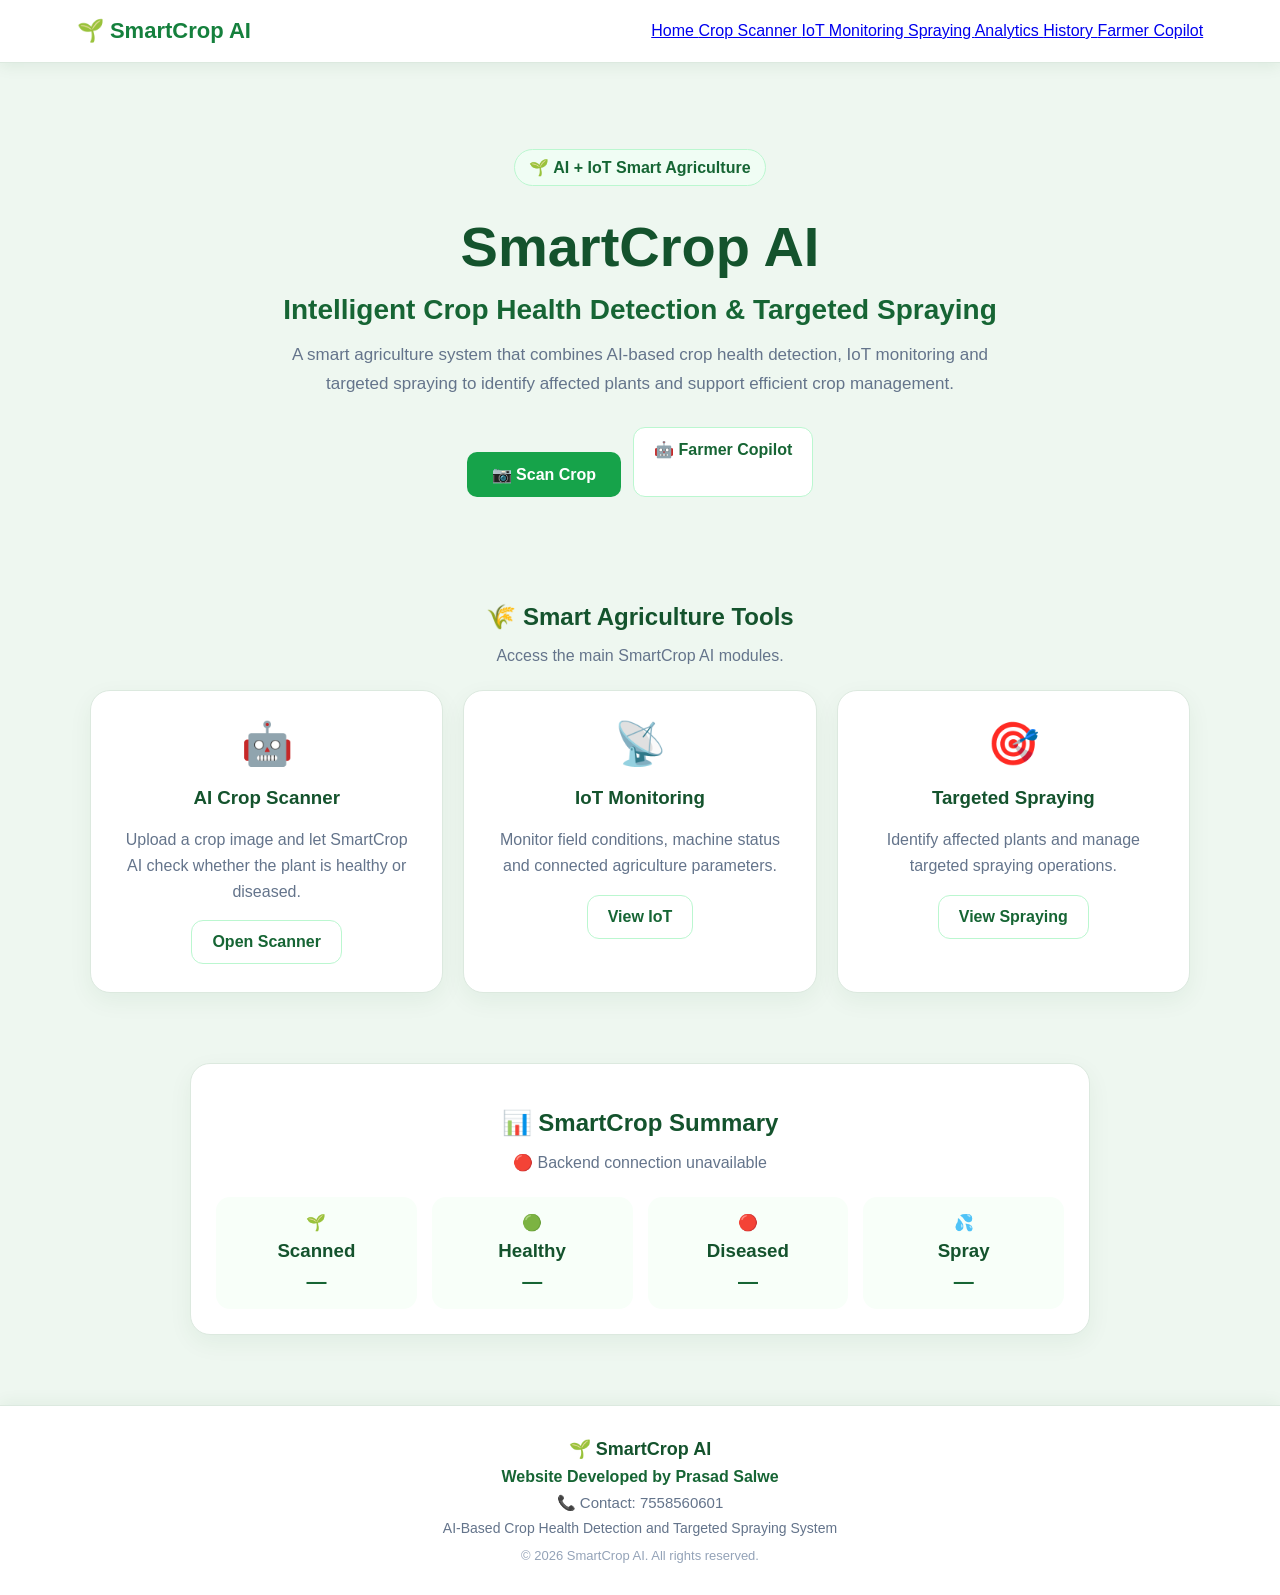
<file: index.html>
<!DOCTYPE html>
<html>

<head>

    <title>SmartCrop AI</title>

    <link rel="stylesheet" href="style.css">

    <style>

        .home-hero {
            min-height: 520px;
            display: flex;
            align-items: center;
            justify-content: center;
            text-align: center;
            padding: 40px 20px;
        }

        .home-content {
            max-width: 850px;
        }

        .home-badge {
            display: inline-block;
            padding: 8px 14px;
            border-radius: 20px;
            background: #f0fdf4;
            border: 1px solid #bbf7d0;
            color: #166534;
            font-weight: bold;
            margin-bottom: 18px;
        }

        .home-content h1 {
            font-size: 56px;
            margin: 10px 0;
            color: #14532d;
        }

        .home-content h2 {
            font-size: 28px;
            margin: 15px 0;
            color: #166534;
        }

        .home-content p {
            max-width: 700px;
            margin: 0 auto 28px;
            color: #64748b;
            font-size: 17px;
            line-height: 1.7;
        }

        .home-actions {
            display: flex;
            justify-content: center;
            flex-wrap: wrap;
            gap: 12px;
        }

        .secondary-button {
            display: inline-block;
            padding: 12px 20px;
            border-radius: 12px;
            text-decoration: none;
            background: white;
            color: #166534;
            border: 1px solid #bbf7d0;
            font-weight: bold;
        }

        .secondary-button:hover {
            background: #f0fdf4;
        }

        .quick-section {
            width: 90%;
            max-width: 1100px;
            margin: 0 auto 70px;
        }

        .section-title {
            text-align: center;
            margin-bottom: 25px;
        }

        .section-title h2 {
            color: #14532d;
            margin-bottom: 8px;
        }

        .section-title p {
            color: #64748b;
        }

        .quick-cards {
            display: grid;
            grid-template-columns: repeat(3, 1fr);
            gap: 20px;
        }

        .quick-card {
            background: white;
            border: 1px solid #dce9df;
            border-radius: 20px;
            padding: 28px;
            text-align: center;
            box-shadow: 0 8px 25px rgba(0, 80, 30, 0.06);
        }

        .quick-icon {
            font-size: 42px;
            margin-bottom: 10px;
        }

        .quick-card h3 {
            color: #14532d;
        }

        .quick-card p {
            color: #64748b;
            line-height: 1.6;
        }

        .status-panel {
            width: 90%;
            max-width: 900px;
            margin: 0 auto 70px;
            background: white;
            border: 1px solid #dce9df;
            border-radius: 20px;
            padding: 25px;
            box-shadow: 0 8px 25px rgba(0, 80, 30, 0.06);
        }

        .status-grid {
            display: grid;
            grid-template-columns: repeat(4, 1fr);
            gap: 15px;
            margin-top: 20px;
        }

        .status-item {
            text-align: center;
            padding: 16px;
            background: #f8fff9;
            border-radius: 14px;
        }

        .status-item h3 {
            margin: 8px 0;
            color: #14532d;
        }

        .status-item p {
            margin: 0;
            color: #166534;
            font-weight: bold;
            font-size: 20px;
        }


        @media (max-width: 900px) {

            .quick-cards {
                grid-template-columns: 1fr;
            }

            .status-grid {
                grid-template-columns: repeat(2, 1fr);
            }

            .home-content h1 {
                font-size: 42px;
            }

        }


        @media (max-width: 600px) {

            .status-grid {
                grid-template-columns: 1fr;
            }

        }

    </style>

</head>


<body>


    <!-- ================================
         NAVIGATION
    ================================= -->

    <nav>

        <div class="logo">
            🌱 SmartCrop AI
        </div>

        <div class="nav-links">

            <a href="index.html">
                Home
            </a>

            <a href="scanner.html">
                Crop Scanner
            </a>

            <a href="iot.html">
                IoT Monitoring
            </a>

            <a href="spraying.html">
                Spraying
            </a>

            <a href="analytics.html">
                Analytics
            </a>

            <a href="history.html">
                History
            </a>

            <a href="farmer-copilot.html">
                Farmer Copilot
            </a>

        </div>

    </nav>



    <!-- ================================
         HERO SECTION
    ================================= -->

    <section class="home-hero">

        <div class="home-content">

            <div class="home-badge">
                🌱 AI + IoT Smart Agriculture
            </div>

            <h1>
                SmartCrop AI
            </h1>

            <h2>
                Intelligent Crop Health Detection
                & Targeted Spraying
            </h2>

            <p>
                A smart agriculture system that combines
                AI-based crop health detection, IoT monitoring
                and targeted spraying to identify affected
                plants and support efficient crop management.
            </p>


            <div class="home-actions">

                <a
                    href="scanner.html"
                    class="button"
                >
                    📷 Scan Crop
                </a>

                <a
                    href="farmer-copilot.html"
                    class="secondary-button"
                >
                    🤖 Farmer Copilot
                </a>

            </div>

        </div>

    </section>



    <!-- ================================
         SMART AGRICULTURE TOOLS
    ================================= -->

    <section class="quick-section">

        <div class="section-title">

            <h2>
                🌾 Smart Agriculture Tools
            </h2>

            <p>
                Access the main SmartCrop AI modules.
            </p>

        </div>


        <div class="quick-cards">


            <!-- Scanner -->

            <div class="quick-card">

                <div class="quick-icon">
                    🤖
                </div>

                <h3>
                    AI Crop Scanner
                </h3>

                <p>
                    Upload a crop image and let SmartCrop AI
                    check whether the plant is healthy or
                    diseased.
                </p>

                <a
                    href="scanner.html"
                    class="secondary-button"
                >
                    Open Scanner
                </a>

            </div>



            <!-- IoT -->

            <div class="quick-card">

                <div class="quick-icon">
                    📡
                </div>

                <h3>
                    IoT Monitoring
                </h3>

                <p>
                    Monitor field conditions, machine status
                    and connected agriculture parameters.
                </p>

                <a
                    href="iot.html"
                    class="secondary-button"
                >
                    View IoT
                </a>

            </div>



            <!-- Spraying -->

            <div class="quick-card">

                <div class="quick-icon">
                    🎯
                </div>

                <h3>
                    Targeted Spraying
                </h3>

                <p>
                    Identify affected plants and manage
                    targeted spraying operations.
                </p>

                <a
                    href="spraying.html"
                    class="secondary-button"
                >
                    View Spraying
                </a>

            </div>


        </div>

    </section>



    <!-- ================================
         LIVE SUMMARY
    ================================= -->

    <section class="status-panel">

        <div class="section-title">

            <h2>
                📊 SmartCrop Summary
            </h2>

            <p id="summaryStatus">
                Loading latest system data...
            </p>

        </div>


        <div class="status-grid">


            <div class="status-item">

                <div>
                    🌱
                </div>

                <h3>
                    Scanned
                </h3>

                <p id="totalScanned">
                    --
                </p>

            </div>



            <div class="status-item">

                <div>
                    🟢
                </div>

                <h3>
                    Healthy
                </h3>

                <p id="healthyPlants">
                    --
                </p>

            </div>



            <div class="status-item">

                <div>
                    🔴
                </div>

                <h3>
                    Diseased
                </h3>

                <p id="diseasedPlants">
                    --
                </p>

            </div>



            <div class="status-item">

                <div>
                    💦
                </div>

                <h3>
                    Spray
                </h3>

                <p id="sprayOperations">
                    --
                </p>

            </div>


        </div>

    </section>



    <!-- ================================
         FOOTER
    ================================= -->

    <footer style="
        margin-top: 30px;
        padding: 32px 20px;
        text-align: center;
        background: white;
        border-top: 1px solid #dce9df;
        box-shadow: 0 -3px 15px rgba(0, 80, 30, 0.06);
    ">

        <p style="
            margin: 0;
            color: #14532d;
            font-size: 18px;
            font-weight: bold;
        ">
            🌱 SmartCrop AI
        </p>


        <p style="
            margin: 8px 0;
            color: #166534;
            font-size: 16px;
            font-weight: bold;
        ">
            Website Developed by Prasad Salwe
        </p>


        <p style="
            margin: 8px 0;
            color: #64748b;
            font-size: 15px;
        ">
            📞 Contact: 7558560601
        </p>


        <p style="
            margin: 8px 0 0;
            color: #64748b;
            font-size: 14px;
        ">
            AI-Based Crop Health Detection and
            Targeted Spraying System
        </p>


        <p style="
            margin: 12px 0 0;
            color: #94a3b8;
            font-size: 13px;
        ">
            © 2026 SmartCrop AI. All rights reserved.
        </p>

    </footer>



    <!-- ================================
         JAVASCRIPT
    ================================= -->

    <script>


        /* =================================
           LOAD DASHBOARD SUMMARY
        ================================= */

        async function loadSummary() {

            try {

                const response =
                    await fetch(
                        "http://127.0.0.1:5000/api/dashboard"
                    );


                const data =
                    await response.json();


                if (!response.ok) {

                    throw new Error(
                        "Backend unavailable"
                    );

                }


                document.getElementById(
                    "totalScanned"
                ).innerText =
                    data.total_scanned;


                document.getElementById(
                    "healthyPlants"
                ).innerText =
                    data.healthy;


                document.getElementById(
                    "diseasedPlants"
                ).innerText =
                    data.diseased;


                document.getElementById(
                    "sprayOperations"
                ).innerText =
                    data.spray_operations;


                document.getElementById(
                    "summaryStatus"
                ).innerText =
                    "🟢 Live data from SmartCrop database";

            }


            catch (error) {

                console.error(error);


                document.getElementById(
                    "totalScanned"
                ).innerText =
                    "—";


                document.getElementById(
                    "healthyPlants"
                ).innerText =
                    "—";


                document.getElementById(
                    "diseasedPlants"
                ).innerText =
                    "—";


                document.getElementById(
                    "sprayOperations"
                ).innerText =
                    "—";


                document.getElementById(
                    "summaryStatus"
                ).innerText =
                    "🔴 Backend connection unavailable";

            }

        }



        /* =================================
           START PAGE
        ================================= */

        loadSummary();


        /* Refresh live summary every 5 seconds */

        setInterval(
            loadSummary,
            5000
        );


    </script>


</body>

</html>
</file>
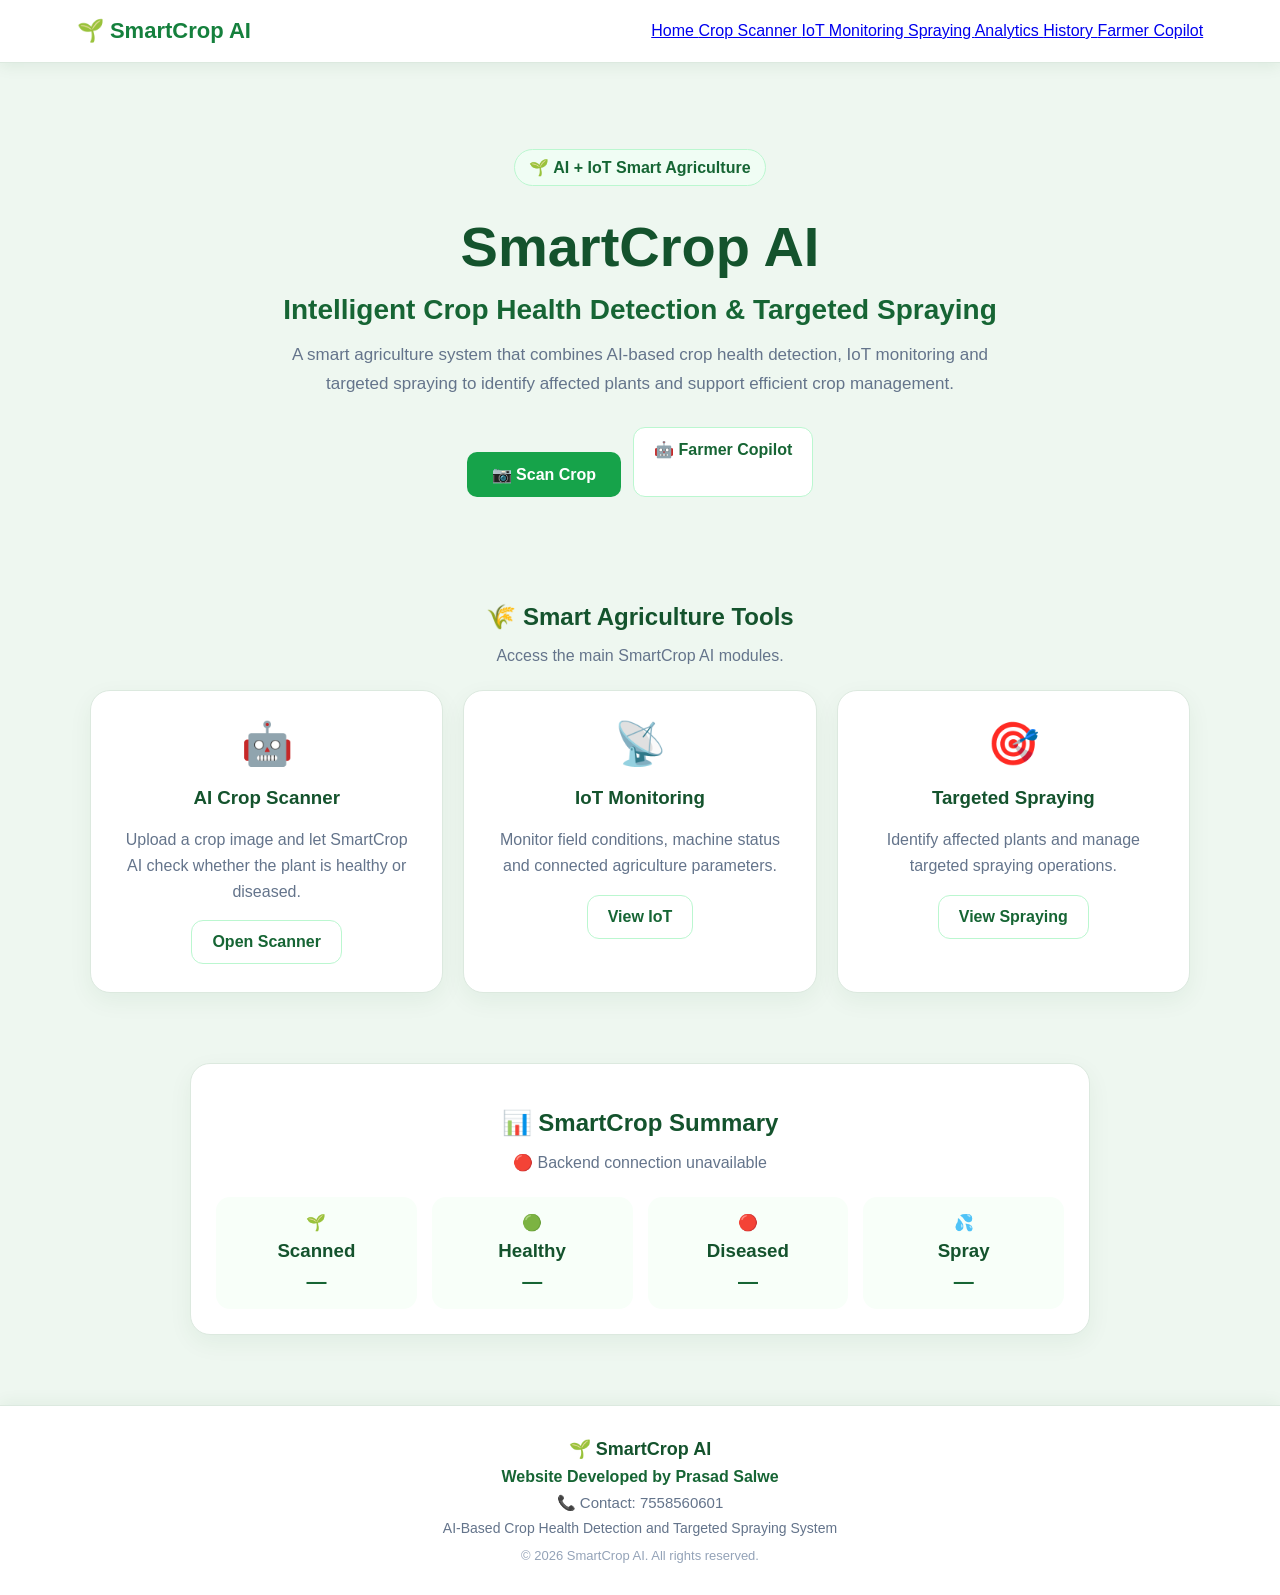
<file: admin-users.html>
<!DOCTYPE html>
<html lang="en">
<head>
    <meta charset="UTF-8">
    <meta name="viewport" content="width=device-width, initial-scale=1.0">

    <title>SmartCrop AI - User Management</title>

    <style>
        * {
            box-sizing: border-box;
            margin: 0;
            padding: 0;
            font-family: Arial, Helvetica, sans-serif;
        }

        body {
            background: #f4f8f3;
            color: #26352a;
        }

        /* ================= HEADER ================= */

        header {
            background: #ffffff;
            border-bottom: 1px solid #dce8dc;
            padding: 16px 5%;
            display: flex;
            justify-content: space-between;
            align-items: center;
            gap: 20px;
            flex-wrap: wrap;
        }

        .logo {
            font-size: 24px;
            font-weight: bold;
            color: #237a3b;
        }

        .logo span {
            color: #65a30d;
        }

        .header-right {
            display: flex;
            align-items: center;
            gap: 12px;
        }

        .admin-badge {
            background: #fff4c2;
            color: #765700;
            border: 1px solid #efd46b;
            padding: 8px 13px;
            border-radius: 20px;
            font-weight: bold;
            font-size: 14px;
        }

        .back-button {
            text-decoration: none;
            background: #237a3b;
            color: white;
            padding: 9px 15px;
            border-radius: 9px;
            font-weight: bold;
            font-size: 14px;
        }

        .back-button:hover {
            background: #195d2d;
        }

        /* ================= PAGE ================= */

        .container {
            width: 90%;
            max-width: 1200px;
            margin: 35px auto;
        }

        .page-title {
            margin-bottom: 25px;
        }

        .page-title h1 {
            font-size: 30px;
            color: #205c2d;
            margin-bottom: 8px;
        }

        .page-title p {
            color: #64736a;
            font-size: 15px;
        }

        /* ================= CARDS ================= */

        .card {
            background: white;
            border-radius: 15px;
            padding: 25px;
            box-shadow: 0 5px 20px rgba(0, 0, 0, 0.06);
            border: 1px solid #e1ebe1;
            margin-bottom: 25px;
        }

        .card h2 {
            color: #286b38;
            margin-bottom: 20px;
            font-size: 21px;
        }

        /* ================= FORM ================= */

        .form-grid {
            display: grid;
            grid-template-columns: repeat(2, 1fr);
            gap: 18px;
        }

        .form-group {
            display: flex;
            flex-direction: column;
        }

        .form-group label {
            font-size: 14px;
            font-weight: bold;
            margin-bottom: 7px;
            color: #3d4d42;
        }

        .form-group input,
        .form-group select {
            width: 100%;
            padding: 12px 13px;
            border: 1px solid #ccd9ce;
            border-radius: 9px;
            outline: none;
            font-size: 15px;
            background: #fbfdfb;
        }

        .form-group input:focus,
        .form-group select:focus {
            border-color: #4b9b5b;
            box-shadow: 0 0 0 3px rgba(75, 155, 91, 0.1);
        }

        .full-width {
            grid-column: 1 / -1;
        }

        .create-button {
            margin-top: 20px;
            background: #237a3b;
            color: white;
            border: none;
            padding: 12px 22px;
            border-radius: 9px;
            cursor: pointer;
            font-size: 15px;
            font-weight: bold;
        }

        .create-button:hover {
            background: #195d2d;
        }

        .create-button:disabled {
            opacity: 0.6;
            cursor: not-allowed;
        }

        /* ================= MESSAGE ================= */

        #message {
            margin-top: 15px;
            padding: 12px 14px;
            border-radius: 8px;
            display: none;
            font-size: 14px;
            font-weight: bold;
        }

        .success {
            background: #e8f7e9;
            color: #216b2e;
            border: 1px solid #b8dfbd;
        }

        .error {
            background: #fdeaea;
            color: #a52929;
            border: 1px solid #efb8b8;
        }

        /* ================= USERS TABLE ================= */

        .table-wrapper {
            overflow-x: auto;
        }

        table {
            width: 100%;
            border-collapse: collapse;
            min-width: 650px;
        }

        th,
        td {
            padding: 13px 12px;
            border-bottom: 1px solid #e5ece5;
            text-align: left;
            font-size: 14px;
        }

        th {
            background: #f2f7f2;
            color: #315f3a;
            font-weight: bold;
        }

        tr:hover td {
            background: #fafdf9;
        }

        .role-admin {
            display: inline-block;
            background: #fff2bd;
            color: #765700;
            padding: 5px 9px;
            border-radius: 15px;
            font-size: 12px;
            font-weight: bold;
        }

        .role-user {
            display: inline-block;
            background: #e6f5e8;
            color: #27713a;
            padding: 5px 9px;
            border-radius: 15px;
            font-size: 12px;
            font-weight: bold;
        }

        .loading {
            text-align: center;
            padding: 25px;
            color: #718078;
        }

        .refresh-button {
            float: right;
            background: #eef6ee;
            color: #286b38;
            border: 1px solid #cfe1d0;
            padding: 8px 13px;
            border-radius: 8px;
            cursor: pointer;
            font-weight: bold;
        }

        .refresh-button:hover {
            background: #dfeee0;
        }

        .clearfix::after {
            content: "";
            display: block;
            clear: both;
        }

        /* ================= FOOTER ================= */

        footer {
            text-align: center;
            padding: 25px 10px;
            color: #728077;
            font-size: 13px;
        }

        /* ================= MOBILE ================= */

        @media (max-width: 700px) {

            header {
                padding: 14px 4%;
            }

            .logo {
                font-size: 20px;
            }

            .header-right {
                width: 100%;
                justify-content: space-between;
            }

            .container {
                width: 94%;
                margin-top: 25px;
            }

            .page-title h1 {
                font-size: 25px;
            }

            .form-grid {
                grid-template-columns: 1fr;
            }

            .full-width {
                grid-column: auto;
            }

            .card {
                padding: 18px;
            }
        }
    </style>
</head>

<body>

    <!-- ================= HEADER ================= -->

    <header>

        <div class="logo">
            🌱 SmartCrop <span>AI</span>
        </div>

        <div class="header-right">

            <div class="admin-badge">
                👑 Administrator
            </div>

            <a href="index.html" class="back-button">
                ← Dashboard
            </a>

        </div>

    </header>


    <!-- ================= MAIN ================= -->

    <main class="container">

        <div class="page-title">

            <h1>👥 User Management</h1>

            <p>
                Create and manage SmartCrop AI administrator and farmer accounts.
            </p>

        </div>


        <!-- ================= CREATE USER ================= -->

        <div class="card">

            <h2>➕ Create New User</h2>

            <form id="createUserForm">

                <div class="form-grid">

                    <div class="form-group">
                        <label for="name">
                            Full Name
                        </label>

                        <input
                            type="text"
                            id="name"
                            placeholder="Enter full name"
                            required
                        >
                    </div>


                    <div class="form-group">
                        <label for="username">
                            Username
                        </label>

                        <input
                            type="text"
                            id="username"
                            placeholder="Enter username"
                            required
                        >
                    </div>


                    <div class="form-group">

                        <label for="password">
                            Password
                        </label>

                        <input
                            type="password"
                            id="password"
                            placeholder="Enter password"
                            required
                        >

                    </div>


                    <div class="form-group">

                        <label for="role">
                            User Role
                        </label>

                        <select id="role" required>

                            <option value="user">
                                👨‍🌾 Farmer / User
                            </option>

                            <option value="admin">
                                👑 Administrator
                            </option>

                        </select>

                    </div>

                </div>


                <button
                    type="submit"
                    class="create-button"
                    id="createButton"
                >
                    ➕ Create User
                </button>


                <div id="message"></div>

            </form>

        </div>


        <!-- ================= USERS LIST ================= -->

        <div class="card">

            <div class="clearfix">

                <h2 style="display:inline-block;">
                    📋 Registered Users
                </h2>

                <button
                    class="refresh-button"
                    onclick="loadUsers()"
                >
                    🔄 Refresh
                </button>

            </div>


            <div class="table-wrapper">

                <table>

                    <thead>

                        <tr>

                            <th>ID</th>

                            <th>Name</th>

                            <th>Username</th>

                            <th>Role</th>

                        </tr>

                    </thead>


                    <tbody id="usersTableBody">

                        <tr>

                            <td
                                colspan="4"
                                class="loading"
                            >
                                Loading users...
                            </td>

                        </tr>

                    </tbody>

                </table>

            </div>

        </div>

    </main>


    <!-- ================= FOOTER ================= -->

    <footer>

        <div>
            SmartCrop AI — IoT & AI Based Smart Agriculture System
        </div>

        <div style="margin-top:6px;">
            Website Developed by Prasad Salwe
        </div>

    </footer>


    <!-- ================= JAVASCRIPT ================= -->

    <script>

        const API_BASE = "http://127.0.0.1:5000";


        /* =========================================
           CHECK ADMIN LOGIN
        ========================================= */

        const storedUser = localStorage.getItem("smartcrop_user");
        const storedRole = localStorage.getItem("smartcrop_role");
        const storedUsername = localStorage.getItem("smartcrop_username");


        if (!storedUser) {

            window.location.href = "login.html";

        }


        let currentUser = null;

        try {

            currentUser = JSON.parse(storedUser);

        } catch (error) {

            console.error("User data error:", error);

        }


        /*
         * Only ADMIN can access this page.
         */

        if (
            !currentUser ||
            currentUser.role !== "admin"
        ) {

            window.location.href = "index.html";

        }


        /* =========================================
           CREATE USER
        ========================================= */

        document
            .getElementById("createUserForm")
            .addEventListener("submit", async function(event) {

                event.preventDefault();


                const name =
                    document
                        .getElementById("name")
                        .value
                        .trim();


                const username =
                    document
                        .getElementById("username")
                        .value
                        .trim();


                const password =
                    document
                        .getElementById("password")
                        .value;


                const role =
                    document
                        .getElementById("role")
                        .value;


                const message =
                    document.getElementById("message");


                const createButton =
                    document.getElementById("createButton");


                if (!name || !username || !password) {

                    showMessage(
                        "Please fill all required fields.",
                        "error"
                    );

                    return;

                }


                createButton.disabled = true;

                createButton.innerText = "⏳ Creating...";


                try {

                    const response = await fetch(
                        `${API_BASE}/api/users/create`,
                        {
                            method: "POST",

                            headers: {
                                "Content-Type": "application/json"
                            },

                            body: JSON.stringify({

                                admin_username:
                                    currentUser.username ||
                                    storedUsername,

                                name: name,

                                username: username,

                                password: password,

                                role: role

                            })

                        }
                    );


                    const data =
                        await response.json();


                    if (!response.ok) {

                        throw new Error(
                            data.message ||
                            "Unable to create user."
                        );

                    }


                    showMessage(
                        data.message ||
                        "User created successfully!",
                        "success"
                    );


                    document
                        .getElementById("createUserForm")
                        .reset();


                    /*
                     * Reload users after successful creation.
                     */

                    loadUsers();


                } catch (error) {

                    console.error(
                        "Create user error:",
                        error
                    );


                    showMessage(
                        error.message ||
                        "Unable to connect to backend.",
                        "error"
                    );

                } finally {

                    createButton.disabled = false;

                    createButton.innerText =
                        "➕ Create User";

                }

            });


        /* =========================================
           SHOW MESSAGE
        ========================================= */

        function showMessage(text, type) {

            const message =
                document.getElementById("message");


            message.innerText = text;

            message.className = type;

            message.style.display = "block";


            setTimeout(function() {

                message.style.display = "none";

            }, 5000);

        }


        /* =========================================
           LOAD USERS
        ========================================= */

        async function loadUsers() {

            const tableBody =
                document.getElementById(
                    "usersTableBody"
                );


            tableBody.innerHTML = `

                <tr>

                    <td
                        colspan="4"
                        class="loading"
                    >
                        ⏳ Loading users...
                    </td>

                </tr>

            `;


            try {

                const adminUsername =
                    currentUser.username ||
                    storedUsername;


                const response = await fetch(
                    `${API_BASE}/api/users?admin_username=${encodeURIComponent(adminUsername)}`
                );


                const data =
                    await response.json();


                if (!response.ok) {

                    throw new Error(
                        data.message ||
                        "Unable to load users."
                    );

                }


                const users =
                    data.users || [];


                if (users.length === 0) {

                    tableBody.innerHTML = `

                        <tr>

                            <td
                                colspan="4"
                                class="loading"
                            >
                                No users found.
                            </td>

                        </tr>

                    `;

                    return;

                }


                tableBody.innerHTML = "";


                users.forEach(function(user) {

                    const row =
                        document.createElement("tr");


                    let roleHTML = "";


                    if (user.role === "admin") {

                        roleHTML = `
                            <span class="role-admin">
                                👑 Administrator
                            </span>
                        `;

                    } else {

                        roleHTML = `
                            <span class="role-user">
                                👨‍🌾 Farmer / User
                            </span>
                        `;

                    }


                    row.innerHTML = `

                        <td>
                            ${escapeHTML(user.id)}
                        </td>

                        <td>
                            ${escapeHTML(user.name || "-")}
                        </td>

                        <td>
                            ${escapeHTML(user.username)}
                        </td>

                        <td>
                            ${roleHTML}
                        </td>

                    `;


                    tableBody.appendChild(row);

                });


            } catch (error) {

                console.error(
                    "Load users error:",
                    error
                );


                tableBody.innerHTML = `

                    <tr>

                        <td
                            colspan="4"
                            class="loading"
                        >
                            ❌ ${escapeHTML(
                                error.message ||
                                "Unable to load users."
                            )}
                        </td>

                    </tr>

                `;

            }

        }


        /* =========================================
           HTML ESCAPE
        ========================================= */

        function escapeHTML(value) {

            if (value === null ||
                value === undefined) {

                return "";

            }


            return String(value)
                .replace(/&/g, "&amp;")
                .replace(/</g, "&lt;")
                .replace(/>/g, "&gt;")
                .replace(/"/g, "&quot;")
                .replace(/'/g, "&#039;");

        }


        /* =========================================
           INITIAL LOAD
        ========================================= */

        loadUsers();

    </script>

</body>
</html>
</file>
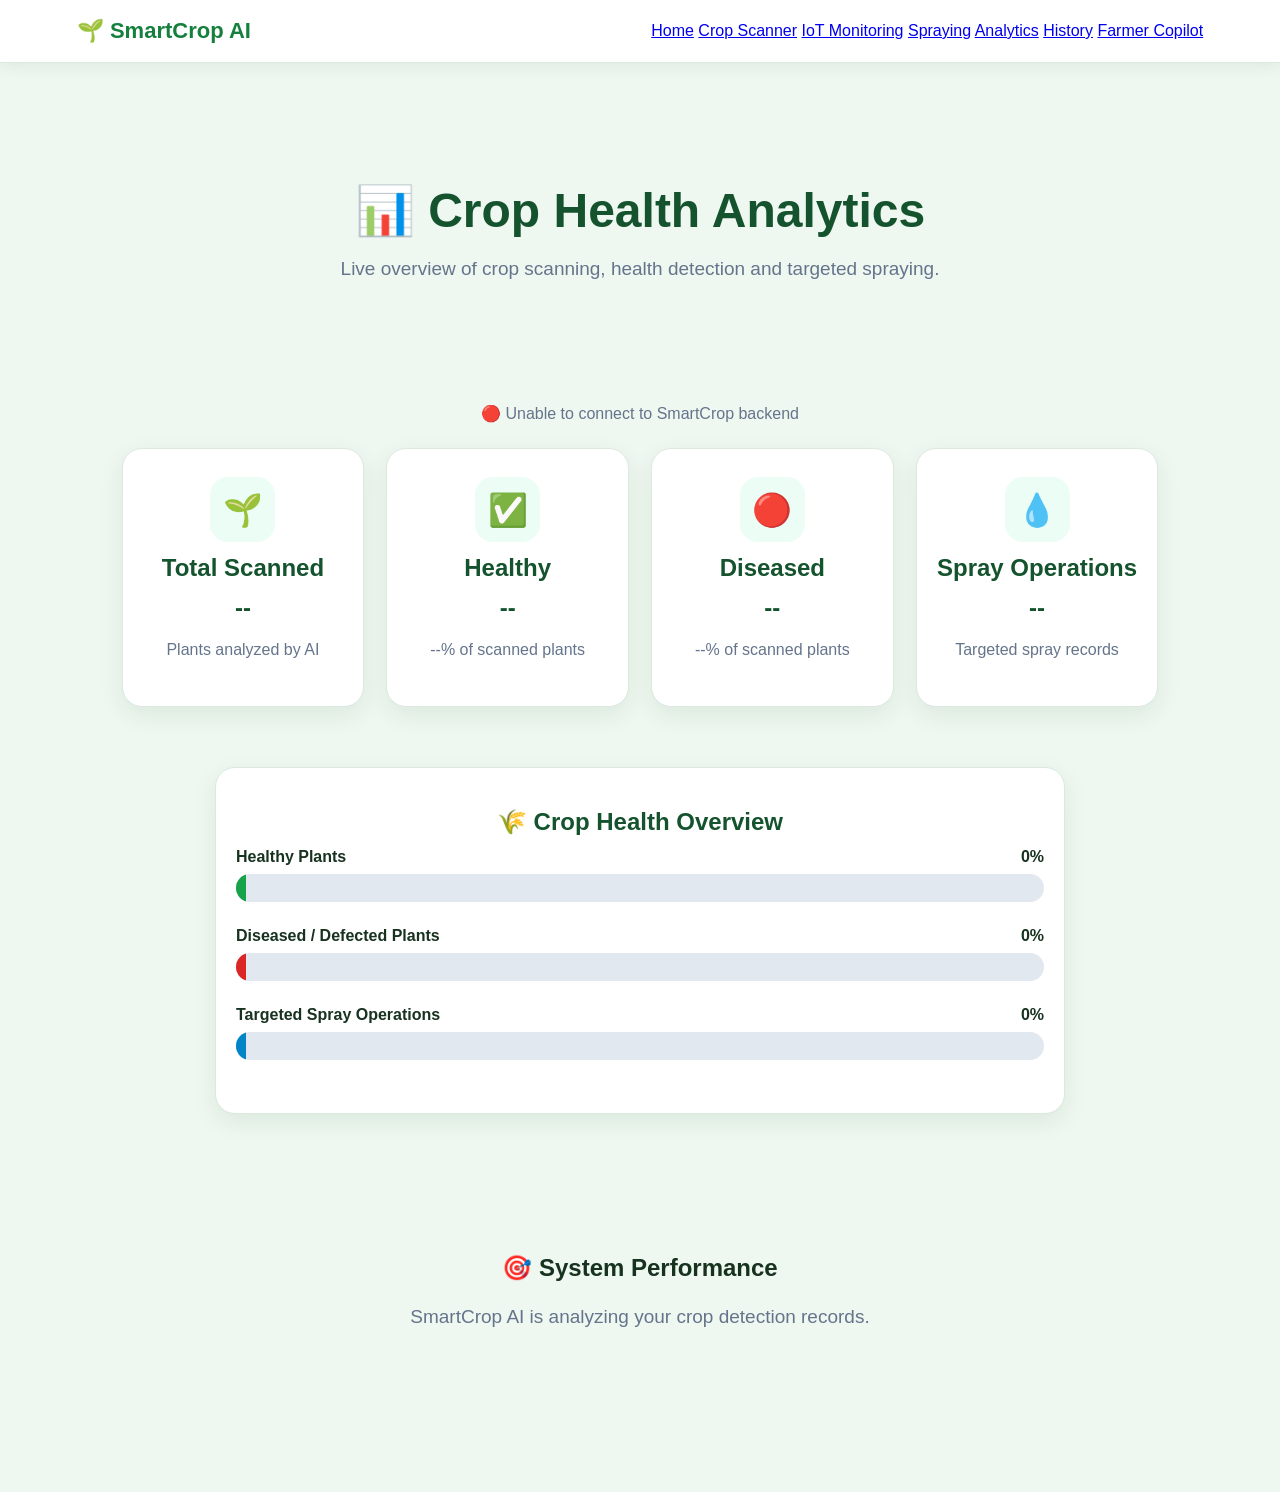
<file: analytics.html>
<!DOCTYPE html>
<html>

<head>
    <title>Analytics - SmartCrop AI</title>

    <link rel="stylesheet" href="style.css">

    <style>

        .analytics-page {
            width: 90%;
            max-width: 1200px;
            margin: 40px auto 80px;
        }

        .analytics-note {
            text-align: center;
            color: #64748b;
            margin-bottom: 25px;
        }

        .bar-section {
            max-width: 850px;
            margin: 40px auto;
        }

        .bar-label {
            display: flex;
            justify-content: space-between;
            margin-bottom: 8px;
            font-weight: bold;
        }

        .bar-bg {
            width: 100%;
            height: 28px;
            background: #e2e8f0;
            border-radius: 20px;
            overflow: hidden;
            margin-bottom: 25px;
        }

        .bar {
            height: 100%;
            width: 0%;
            display: flex;
            align-items: center;
            justify-content: flex-end;
            padding-right: 10px;
            color: white;
            font-weight: bold;
            transition: width 0.8s ease;
            box-sizing: border-box;
        }

        .healthy-bar {
            background: #16a34a;
        }

        .diseased-bar {
            background: #dc2626;
        }

        .spray-bar {
            background: #0284c7;
        }

        .status-message {
            text-align: center;
            margin: 20px 0;
            color: #64748b;
        }

    </style>

</head>


<body>

    <nav>

        <div class="logo">
            🌱 SmartCrop AI
        </div>

        <div class="nav-links">

            <a href="index.html">Home</a>

            <a href="scanner.html">Crop Scanner</a>

            <a href="iot.html">IoT Monitoring</a>

            <a href="spraying.html">Spraying</a>

            <a href="analytics.html">Analytics</a>

            <a href="history.html">History</a>

            <a href="farmer-copilot.html">Farmer Copilot</a>

        </div>

    </nav>


    <section class="hero">

        <h1>📊 Crop Health Analytics</h1>

        <p>
            Live overview of crop scanning,
            health detection and targeted spraying.
        </p>

    </section>


    <main class="analytics-page">

        <p
            class="analytics-note"
            id="analyticsStatus"
        >
            Loading live analytics...
        </p>


        <!-- Analytics Cards -->

        <section class="dashboard">


            <div class="card">

                <div class="icon">🌱</div>

                <h2>Total Scanned</h2>

                <h2 id="totalScanned">--</h2>

                <p>Plants analyzed by AI</p>

            </div>


            <div class="card">

                <div class="icon">✅</div>

                <h2>Healthy</h2>

                <h2 id="healthyCount">--</h2>

                <p id="healthyPercent">
                    --% of scanned plants
                </p>

            </div>


            <div class="card">

                <div class="icon">🔴</div>

                <h2>Diseased</h2>

                <h2 id="diseasedCount">--</h2>

                <p id="diseasedPercent">
                    --% of scanned plants
                </p>

            </div>


            <div class="card">

                <div class="icon">💧</div>

                <h2>Spray Operations</h2>

                <h2 id="sprayCount">--</h2>

                <p>
                    Targeted spray records
                </p>

            </div>


        </section>


        <!-- Health Overview -->

        <section
            class="card bar-section"
        >

            <h2>
                🌾 Crop Health Overview
            </h2>


            <div class="bar-label">

                <span>
                    Healthy Plants
                </span>

                <span id="healthyBarText">
                    0%
                </span>

            </div>


            <div class="bar-bg">

                <div
                    class="bar healthy-bar"
                    id="healthyBar"
                >
                    0%
                </div>

            </div>


            <div class="bar-label">

                <span>
                    Diseased / Defected Plants
                </span>

                <span id="diseasedBarText">
                    0%
                </span>

            </div>


            <div class="bar-bg">

                <div
                    class="bar diseased-bar"
                    id="diseasedBar"
                >
                    0%
                </div>

            </div>


            <div class="bar-label">

                <span>
                    Targeted Spray Operations
                </span>

                <span id="sprayBarText">
                    0%
                </span>

            </div>


            <div class="bar-bg">

                <div
                    class="bar spray-bar"
                    id="sprayBar"
                >
                    0%
                </div>

            </div>

        </section>


        <!-- System Performance -->

        <section class="hero">

            <h2>
                🎯 System Performance
            </h2>

            <p id="performanceText">

                SmartCrop AI is analyzing your
                crop detection records.

            </p>

        </section>

    </main>


    <script>

        async function loadAnalytics() {

            const status =
                document.getElementById(
                    "analyticsStatus"
                );


            try {

                const response = await fetch(
                    "http://127.0.0.1:5000/api/dashboard"
                );


                const data =
                    await response.json();


                if (
                    !response.ok
                ) {

                    throw new Error(
                        "Unable to load dashboard data"
                    );

                }


                const total =
                    Number(data.total_scanned) || 0;

                const healthy =
                    Number(data.healthy) || 0;

                const diseased =
                    Number(data.diseased) || 0;

                const spray =
                    Number(data.spray_operations) || 0;


                let healthyPercent = 0;
                let diseasedPercent = 0;
                let sprayPercent = 0;


                if (total > 0) {

                    healthyPercent =
                        (healthy / total) * 100;

                    diseasedPercent =
                        (diseased / total) * 100;

                    sprayPercent =
                        (spray / total) * 100;

                }


                healthyPercent =
                    Math.round(
                        healthyPercent * 10
                    ) / 10;


                diseasedPercent =
                    Math.round(
                        diseasedPercent * 10
                    ) / 10;


                sprayPercent =
                    Math.min(
                        Math.round(
                            sprayPercent * 10
                        ) / 10,
                        100
                    );


                // Cards

                document.getElementById(
                    "totalScanned"
                ).innerText = total;


                document.getElementById(
                    "healthyCount"
                ).innerText = healthy;


                document.getElementById(
                    "diseasedCount"
                ).innerText = diseased;


                document.getElementById(
                    "sprayCount"
                ).innerText = spray;


                document.getElementById(
                    "healthyPercent"
                ).innerText =
                    healthyPercent +
                    "% of scanned plants";


                document.getElementById(
                    "diseasedPercent"
                ).innerText =
                    diseasedPercent +
                    "% of scanned plants";


                // Healthy bar

                document.getElementById(
                    "healthyBar"
                ).style.width =
                    healthyPercent + "%";


                document.getElementById(
                    "healthyBar"
                ).innerText =
                    healthyPercent + "%";


                document.getElementById(
                    "healthyBarText"
                ).innerText =
                    healthyPercent + "%";


                // Diseased bar

                document.getElementById(
                    "diseasedBar"
                ).style.width =
                    diseasedPercent + "%";


                document.getElementById(
                    "diseasedBar"
                ).innerText =
                    diseasedPercent + "%";


                document.getElementById(
                    "diseasedBarText"
                ).innerText =
                    diseasedPercent + "%";


                // Spray bar

                document.getElementById(
                    "sprayBar"
                ).style.width =
                    sprayPercent + "%";


                document.getElementById(
                    "sprayBar"
                ).innerText =
                    sprayPercent + "%";


                document.getElementById(
                    "sprayBarText"
                ).innerText =
                    sprayPercent + "%";


                // System performance text

                if (total === 0) {

                    document.getElementById(
                        "performanceText"
                    ).innerText =
                        "No crop scans have been recorded yet.";

                } else {

                    document.getElementById(
                        "performanceText"
                    ).innerText =
                        "SmartCrop AI has analyzed " +
                        total +
                        " plants. " +
                        healthy +
                        " were healthy and " +
                        diseased +
                        " were detected as diseased / defected. " +
                        spray +
                        " targeted spray operation records are available.";

                }


                status.innerText =
                    "🟢 Live data loaded from SmartCrop database";


            } catch (error) {

                console.error(
                    "Analytics error:",
                    error
                );


                status.innerText =
                    "🔴 Unable to connect to SmartCrop backend";

            }

        }


        loadAnalytics();


        // Refresh analytics every 5 seconds

        setInterval(
            loadAnalytics,
            5000
        );

    </script>


</body>

</html>
</file>
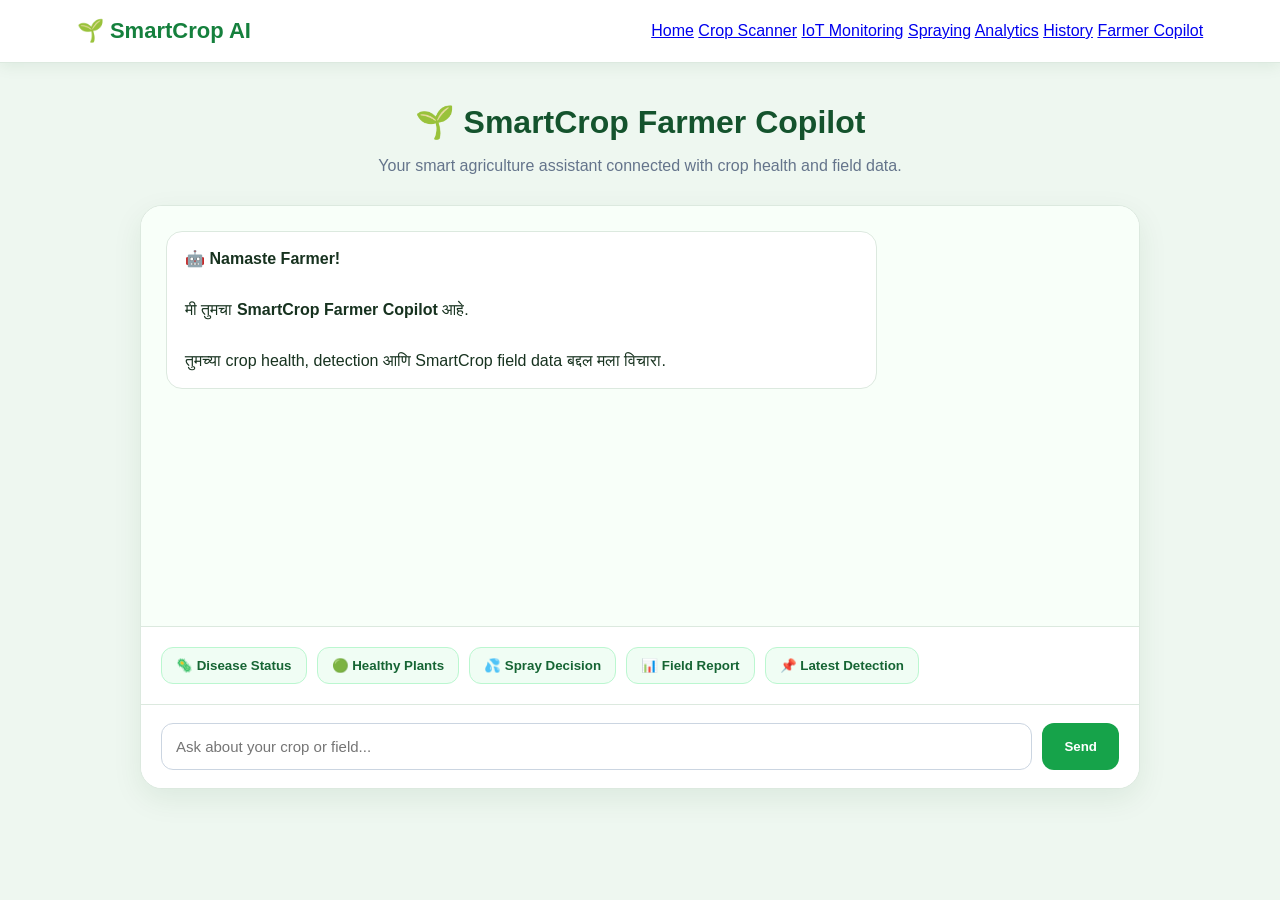
<file: farmer-copilot.html>
<!DOCTYPE html>
<html>

<head>
    <title>Farmer Copilot - SmartCrop AI</title>
    <link rel="stylesheet" href="style.css">

    <style>

        .copilot-page {
            width: 90%;
            max-width: 1000px;
            margin: 40px auto 80px;
        }

        .copilot-header {
            text-align: center;
            margin-bottom: 30px;
        }

        .copilot-header h1 {
            color: #14532d;
            margin-bottom: 10px;
        }

        .copilot-header p {
            color: #64748b;
        }

        .copilot-box {
            background: white;
            border: 1px solid #dce9df;
            border-radius: 22px;
            box-shadow: 0 10px 30px rgba(0, 80, 30, 0.08);
            overflow: hidden;
        }

        .chat-area {
            min-height: 420px;
            max-height: 500px;
            overflow-y: auto;
            padding: 25px;
            background: #f8fff9;
        }

        .message {
            max-width: 75%;
            padding: 14px 18px;
            border-radius: 16px;
            margin-bottom: 15px;
            line-height: 1.6;
        }

        .bot-message {
            background: white;
            border: 1px solid #dce9df;
            margin-right: auto;
        }

        .user-message {
            background: #16a34a;
            color: white;
            margin-left: auto;
        }

        .smart-actions {
            padding: 20px;
            display: flex;
            flex-wrap: wrap;
            gap: 10px;
            border-top: 1px solid #dce9df;
            background: white;
        }

        .smart-action {
            border: 1px solid #bbf7d0;
            background: #f0fdf4;
            color: #166534;
            padding: 10px 14px;
            border-radius: 12px;
            cursor: pointer;
            font-weight: bold;
        }

        .smart-action:hover {
            background: #dcfce7;
        }

        .chat-input-area {
            display: flex;
            gap: 10px;
            padding: 18px 20px;
            border-top: 1px solid #dce9df;
            background: white;
        }

        .chat-input-area input {
            flex: 1;
            padding: 14px;
            border: 1px solid #cbd5e1;
            border-radius: 12px;
            font-size: 15px;
            outline: none;
        }

        .send-button {
            border: none;
            background: #16a34a;
            color: white;
            padding: 0 22px;
            border-radius: 12px;
            cursor: pointer;
            font-weight: bold;
        }

        .send-button:hover {
            background: #15803d;
        }

        @media (max-width: 700px) {

            .message {
                max-width: 90%;
            }

            .chat-input-area {
                flex-direction: column;
            }

            .send-button {
                padding: 13px;
            }
        }

    </style>

</head>

<body>

    <nav>

        <div class="logo">
            🌱 SmartCrop AI
        </div>

        <div class="nav-links">

            <a href="index.html">Home</a>
            <a href="scanner.html">Crop Scanner</a>
            <a href="iot.html">IoT Monitoring</a>
            <a href="spraying.html">Spraying</a>
            <a href="analytics.html">Analytics</a>
            <a href="history.html">History</a>
            <a href="farmer-copilot.html">Farmer Copilot</a>

        </div>

    </nav>


    <main class="copilot-page">

        <div class="copilot-header">

            <h1>🌱 SmartCrop Farmer Copilot</h1>

            <p>
                Your smart agriculture assistant connected
                with crop health and field data.
            </p>

        </div>


        <div class="copilot-box">

            <div class="chat-area" id="chatArea">

                <div class="message bot-message">

                    🤖 <b>Namaste Farmer!</b>

                    <br><br>

                    मी तुमचा <b>SmartCrop Farmer Copilot</b> आहे.

                    <br><br>

                    तुमच्या crop health, detection आणि
                    SmartCrop field data बद्दल मला विचारा.

                </div>

            </div>


            <div class="smart-actions">

                <button
                    type="button"
                    class="smart-action"
                    onclick="quickQuestion('How many diseased plants are detected?')"
                >
                    🦠 Disease Status
                </button>

                <button
                    type="button"
                    class="smart-action"
                    onclick="quickQuestion('How many healthy plants are detected?')"
                >
                    🟢 Healthy Plants
                </button>

                <button
                    type="button"
                    class="smart-action"
                    onclick="quickQuestion('Is spraying required?')"
                >
                    💦 Spray Decision
                </button>

                <button
                    type="button"
                    class="smart-action"
                    onclick="quickQuestion('Show my field report')"
                >
                    📊 Field Report
                </button>

                <button
                    type="button"
                    class="smart-action"
                    onclick="quickQuestion('Show latest detection')"
                >
                    📌 Latest Detection
                </button>

            </div>


            <div class="chat-input-area">

                <input
                    type="text"
                    id="chatInput"
                    placeholder="Ask about your crop or field..."
                >

                <button
                    type="button"
                    class="send-button"
                    id="sendButton"
                >
                    Send
                </button>

            </div>

        </div>

    </main>


    <script>

        const chatArea =
            document.getElementById("chatArea");

        const chatInput =
            document.getElementById("chatInput");

        const sendButton =
            document.getElementById("sendButton");


        function addMessage(text, type) {

            const message =
                document.createElement("div");

            message.className =
                type === "user"
                    ? "message user-message"
                    : "message bot-message";

            message.innerHTML = text;

            chatArea.appendChild(message);

            chatArea.scrollTop =
                chatArea.scrollHeight;

        }


        async function sendMessage() {

            const question =
                chatInput.value.trim();


            if (!question) {
                return;
            }


            addMessage(question, "user");

            chatInput.value = "";


            addMessage(
                "🤖 SmartCrop data check करत आहे...",
                "bot"
            );


            try {

                const response = await fetch(
                    "http://127.0.0.1:5000/api/copilot",
                    {
                        method: "POST",

                        headers: {
                            "Content-Type": "application/json"
                        },

                        body: JSON.stringify({
                            question: question
                        })
                    }
                );


                const data =
                    await response.json();


                // Remove loading message
                const messages =
                    chatArea.querySelectorAll(".bot-message");

                if (messages.length > 0) {

                    messages[messages.length - 1].remove();

                }


                if (!response.ok ||
                    data.status !== "success") {

                    throw new Error(
                        data.message ||
                        "Copilot request failed"
                    );

                }


                addMessage(
                    data.answer,
                    "bot"
                );


            } catch (error) {

                console.error(error);


                const messages =
                    chatArea.querySelectorAll(".bot-message");

                if (messages.length > 0) {
                    messages[messages.length - 1].remove();
                }


                addMessage(
                    "⚠️ SmartCrop backend शी connection होत नाहीये.",
                    "bot"
                );

            }

        }


        function quickQuestion(question) {

            chatInput.value =
                question;

            sendMessage();

        }


        sendButton.addEventListener(
            "click",
            sendMessage
        );


        chatInput.addEventListener(
            "keydown",
            function(event) {

                if (event.key === "Enter") {

                    event.preventDefault();

                    sendMessage();

                }

            }
        );

    </script>

</body>

</html>
</file>
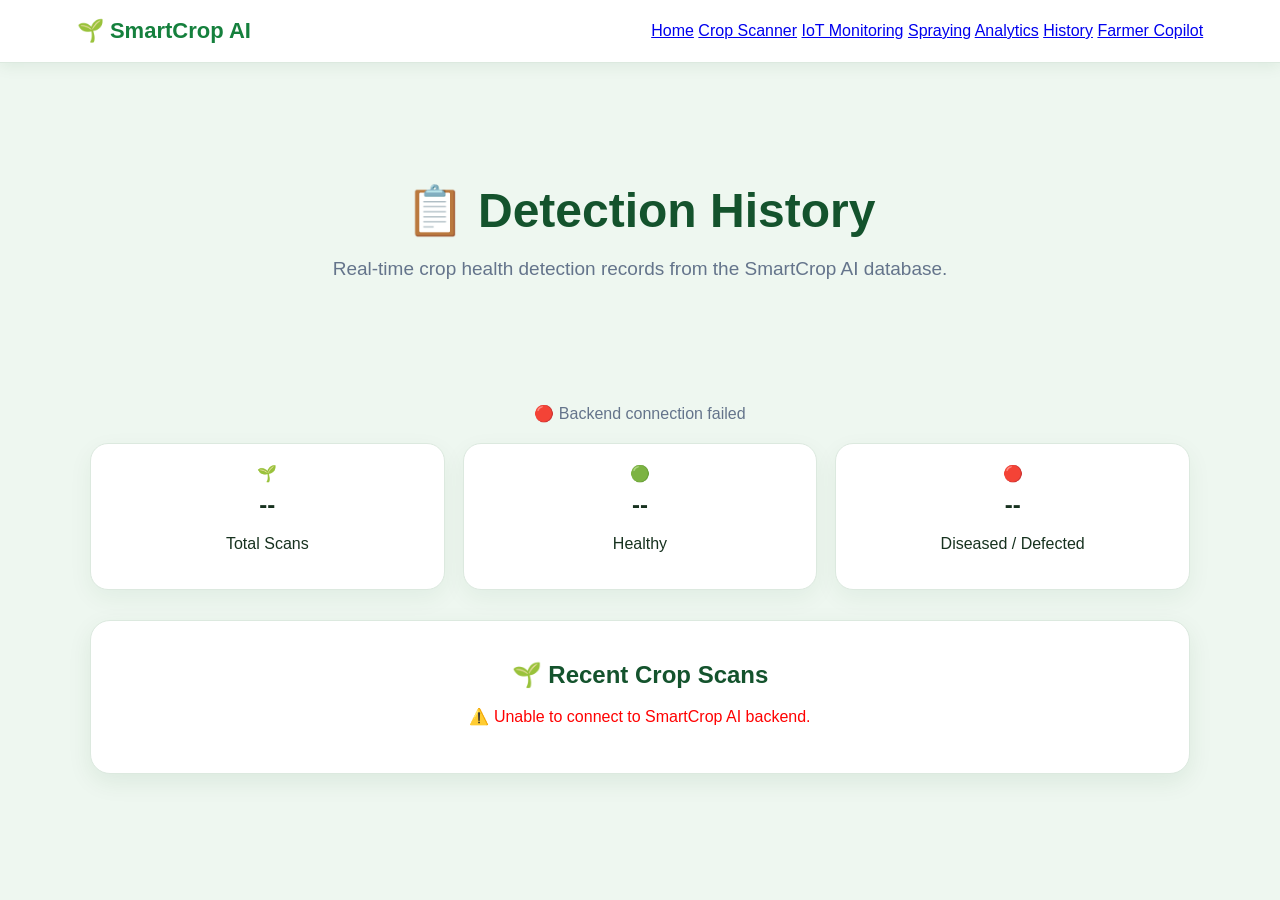
<file: history.html>
<!DOCTYPE html>
<html>

<head>

    <title>Detection History - SmartCrop AI</title>

    <link rel="stylesheet" href="style.css">

    <style>

        .history-page {
            width: 90%;
            max-width: 1100px;
            margin: 40px auto 80px;
        }

        .history-status {
            text-align: center;
            margin-bottom: 20px;
            color: #64748b;
        }

        .history-summary {
            display: grid;
            grid-template-columns: repeat(3, 1fr);
            gap: 18px;
            margin-bottom: 30px;
        }

        .summary-card {
            background: white;
            border: 1px solid #dce9df;
            border-radius: 18px;
            padding: 20px;
            text-align: center;
            box-shadow: 0 8px 25px rgba(0, 80, 30, 0.06);
        }

        .summary-card h2 {
            margin: 8px 0;
        }

        .record {
            border: 1px solid #dce9df;
            border-radius: 16px;
            padding: 20px;
            margin-top: 16px;
            background: #f8fff9;
        }

        .record-top {
            display: flex;
            justify-content: space-between;
            align-items: center;
            gap: 10px;
            flex-wrap: wrap;
        }

        .healthy {
            color: #15803d;
        }

        .diseased {
            color: #dc2626;
        }

        .spray-yes {
            color: #dc2626;
            font-weight: bold;
        }

        .spray-no {
            color: #15803d;
            font-weight: bold;
        }

        @media (max-width: 700px) {

            .history-summary {
                grid-template-columns: 1fr;
            }

        }

    </style>

</head>


<body>


    <nav>

        <div class="logo">
            🌱 SmartCrop AI
        </div>

        <div class="nav-links">

            <a href="index.html">Home</a>

            <a href="scanner.html">Crop Scanner</a>

            <a href="iot.html">IoT Monitoring</a>

            <a href="spraying.html">Spraying</a>

            <a href="analytics.html">Analytics</a>

            <a href="history.html">History</a>

            <a href="farmer-copilot.html">Farmer Copilot</a>

        </div>

    </nav>


    <section class="hero">

        <h1>📋 Detection History</h1>

        <p>
            Real-time crop health detection records
            from the SmartCrop AI database.
        </p>

    </section>


    <main class="history-page">


        <div
            class="history-status"
            id="historyStatus"
        >
            🔄 Loading detection records...
        </div>


        <section class="history-summary">


            <div class="summary-card">

                <div>🌱</div>

                <h2 id="totalRecords">
                    --
                </h2>

                <p>Total Scans</p>

            </div>


            <div class="summary-card">

                <div>🟢</div>

                <h2 id="healthyRecords">
                    --
                </h2>

                <p>Healthy</p>

            </div>


            <div class="summary-card">

                <div>🔴</div>

                <h2 id="diseasedRecords">
                    --
                </h2>

                <p>Diseased / Defected</p>

            </div>


        </section>


        <section class="card">

            <h2>🌱 Recent Crop Scans</h2>

            <div id="history">

                <p>
                    🔄 Loading...
                </p>

            </div>

        </section>


    </main>


    <script>


        async function loadHistory() {


            try {


                const response = await fetch(
                    "http://127.0.0.1:5000/api/detections"
                );


                const data =
                    await response.json();


                if (!response.ok) {

                    throw new Error(
                        "Unable to load detection records"
                    );

                }


                const history =
                    document.getElementById(
                        "history"
                    );


                const total =
                    data.length;


                const healthy =
                    data.filter(
                        item =>
                            item.result === "Healthy"
                    ).length;


                const diseased =
                    data.filter(
                        item =>
                            item.result ===
                            "Diseased / Defected"
                    ).length;


                document.getElementById(
                    "totalRecords"
                ).innerText = total;


                document.getElementById(
                    "healthyRecords"
                ).innerText = healthy;


                document.getElementById(
                    "diseasedRecords"
                ).innerText = diseased;


                if (total === 0) {

                    history.innerHTML = `

                        <p>
                            No detection records found yet.
                        </p>

                    `;

                    document.getElementById(
                        "historyStatus"
                    ).innerText =
                        "ℹ️ No crop scans available";

                    return;

                }


                history.innerHTML = "";


                data.forEach(function(item) {


                    const isHealthy =
                        item.result === "Healthy";


                    const record =
                        document.createElement(
                            "div"
                        );


                    record.className =
                        "record";


                    record.innerHTML = `

                        <div class="record-top">

                            <h3 class="${
                                isHealthy
                                    ? "healthy"
                                    : "diseased"
                            }">

                                ${
                                    isHealthy
                                        ? "🟢"
                                        : "🔴"
                                }

                                Plant ID:
                                ${item.plant_id}

                            </h3>

                            <strong>
                                ${item.confidence}%
                            </strong>

                        </div>


                        <p>

                            <b>AI Result:</b>

                            ${item.result}

                        </p>


                        <p>

                            <b>AI Confidence:</b>

                            ${item.confidence}%

                        </p>


                        <p>

                            <b>Spray Required:</b>

                            ${
                                item.spray_required === "Yes"

                                ? `<span class="spray-yes">
                                    ✅ Yes
                                   </span>`

                                : `<span class="spray-no">
                                    ❌ No
                                   </span>`
                            }

                        </p>


                        <p>

                            <b>Detection Time:</b>

                            ${item.created_at || "Not available"}

                        </p>

                    `;


                    history.appendChild(
                        record
                    );


                });


                document.getElementById(
                    "historyStatus"
                ).innerText =
                    "🟢 Live detection history loaded";


            }


            catch (error) {


                console.error(
                    "History error:",
                    error
                );


                document.getElementById(
                    "history"
                ).innerHTML = `

                    <p style="color:red;">
                        ⚠️ Unable to connect to SmartCrop AI backend.
                    </p>

                `;


                document.getElementById(
                    "historyStatus"
                ).innerText =
                    "🔴 Backend connection failed";


            }

        }


        loadHistory();


        // Automatically refresh every 5 seconds

        setInterval(
            loadHistory,
            5000
        );


    </script>


</body>

</html>
</file>
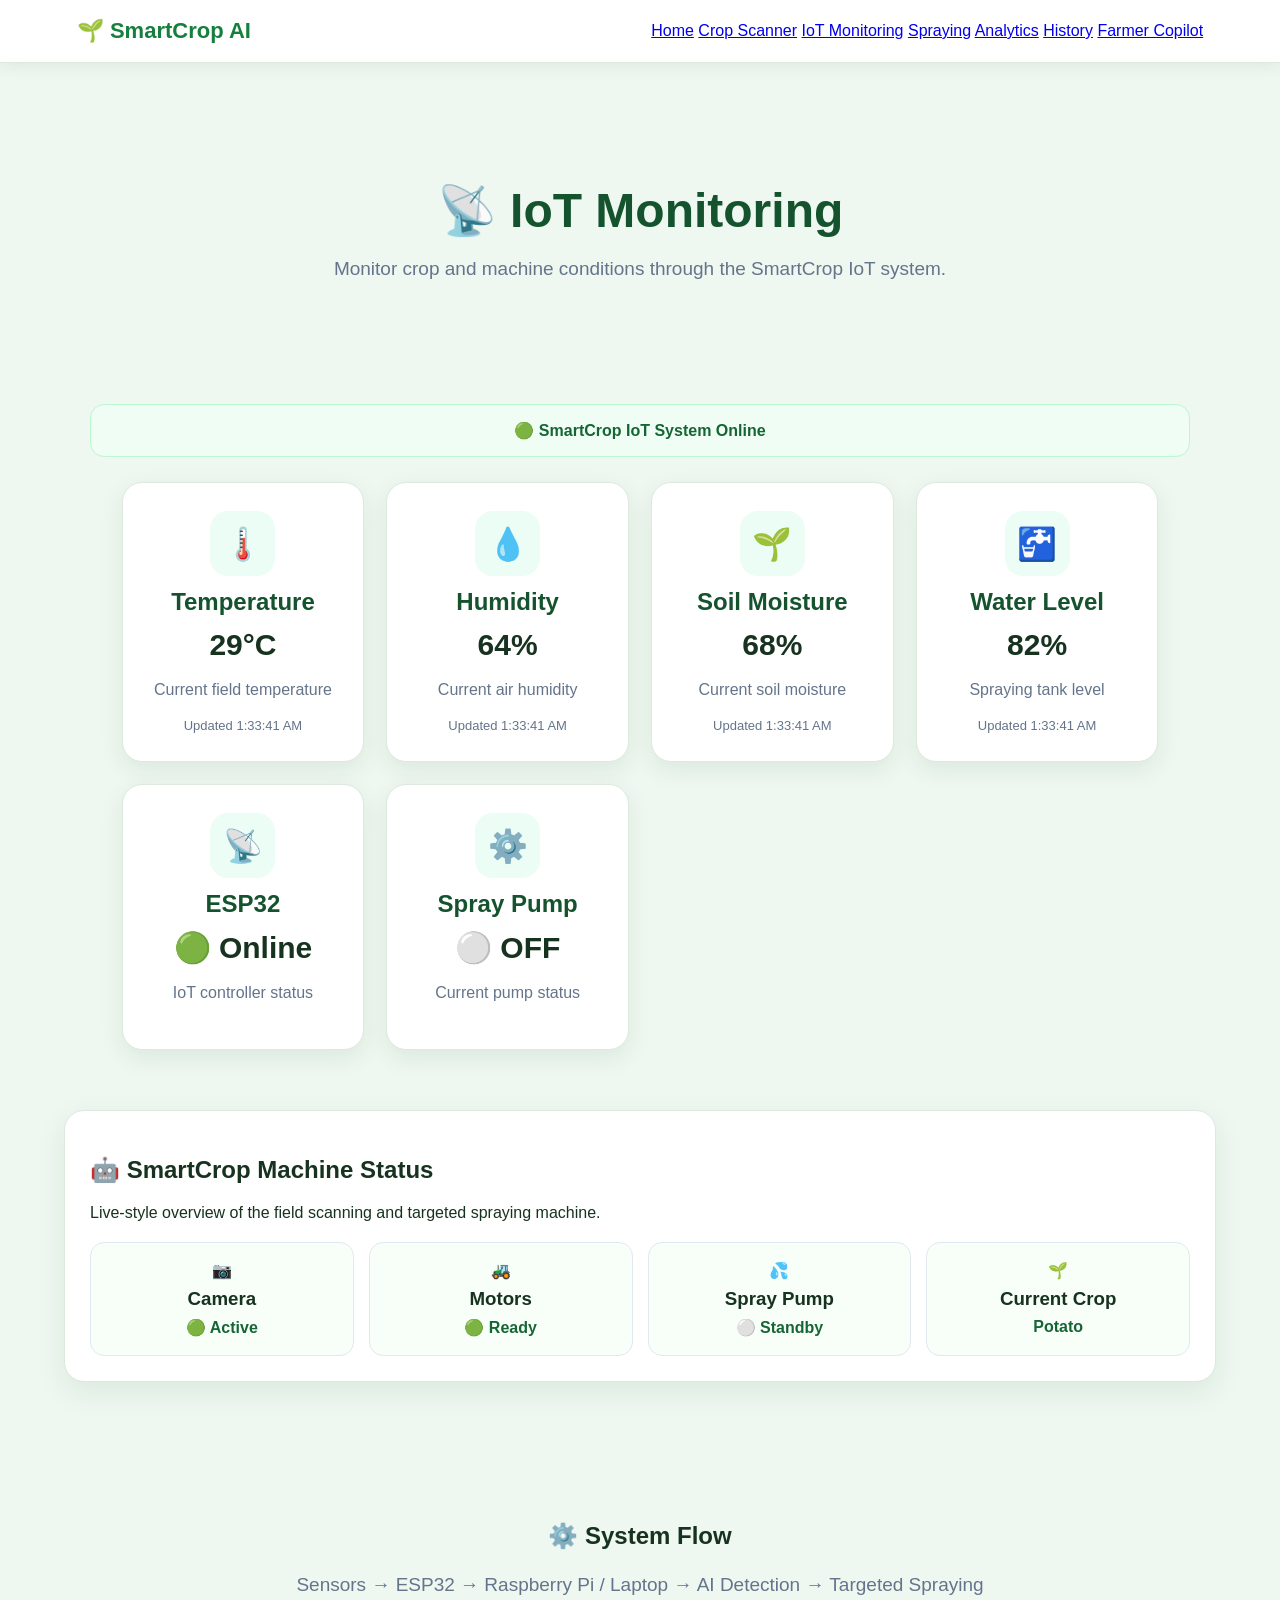
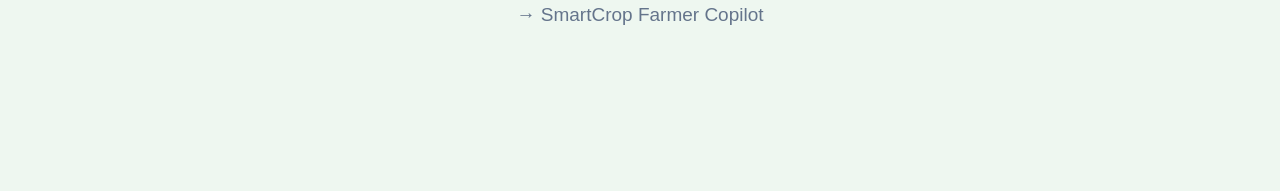
<file: iot.html>
<!DOCTYPE html>
<html>

<head>

    <title>IoT Monitoring - SmartCrop AI</title>

    <link rel="stylesheet" href="style.css">

    <style>

        .iot-page {
            width: 90%;
            max-width: 1200px;
            margin: 40px auto 80px;
        }

        .iot-status {
            max-width: 1100px;
            margin: 0 auto 25px;
            padding: 16px 20px;
            border-radius: 14px;
            background: #f0fdf4;
            border: 1px solid #bbf7d0;
            color: #166534;
            font-weight: bold;
            text-align: center;
        }

        .sensor-value {
            font-size: 30px;
            font-weight: bold;
            margin: 12px 0;
        }

        .sensor-time {
            font-size: 13px;
            color: #64748b;
        }

        .machine-panel {
            margin-top: 40px;
            background: white;
            border: 1px solid #dce9df;
            border-radius: 20px;
            padding: 25px;
            box-shadow: 0 10px 30px rgba(0, 80, 30, 0.08);
        }

        .machine-grid {
            display: grid;
            grid-template-columns: repeat(4, 1fr);
            gap: 15px;
            margin-top: 20px;
        }

        .machine-item {
            padding: 18px;
            border-radius: 14px;
            background: #f8fff9;
            border: 1px solid #e2e8f0;
            text-align: center;
        }

        .machine-item h3 {
            margin: 8px 0;
        }

        .machine-value {
            font-weight: bold;
            color: #166534;
        }

        @media (max-width: 900px) {

            .machine-grid {
                grid-template-columns: repeat(2, 1fr);
            }

        }

        @media (max-width: 600px) {

            .machine-grid {
                grid-template-columns: 1fr;
            }

        }

    </style>

</head>


<body>

    <nav>

        <div class="logo">
            🌱 SmartCrop AI
        </div>

        <div class="nav-links">

            <a href="index.html">Home</a>
            <a href="scanner.html">Crop Scanner</a>
            <a href="iot.html">IoT Monitoring</a>
            <a href="spraying.html">Spraying</a>
            <a href="analytics.html">Analytics</a>
            <a href="history.html">History</a>
            <a href="farmer-copilot.html">Farmer Copilot</a>

        </div>

    </nav>


    <section class="hero">

        <h1>📡 IoT Monitoring</h1>

        <p>
            Monitor crop and machine conditions
            through the SmartCrop IoT system.
        </p>

    </section>


    <main class="iot-page">

        <div class="iot-status" id="connectionStatus">

            🟢 SmartCrop IoT System Online

        </div>


        <section class="dashboard">


            <div class="card">

                <div class="icon">🌡️</div>

                <h2>Temperature</h2>

                <div
                    class="sensor-value"
                    id="temperature"
                >
                    --
                </div>

                <p>Current field temperature</p>

                <div
                    class="sensor-time"
                    id="temperatureTime"
                >
                    Waiting for data...
                </div>

            </div>


            <div class="card">

                <div class="icon">💧</div>

                <h2>Humidity</h2>

                <div
                    class="sensor-value"
                    id="humidity"
                >
                    --
                </div>

                <p>Current air humidity</p>

                <div
                    class="sensor-time"
                    id="humidityTime"
                >
                    Waiting for data...
                </div>

            </div>


            <div class="card">

                <div class="icon">🌱</div>

                <h2>Soil Moisture</h2>

                <div
                    class="sensor-value"
                    id="soilMoisture"
                >
                    --
                </div>

                <p>Current soil moisture</p>

                <div
                    class="sensor-time"
                    id="soilTime"
                >
                    Waiting for data...
                </div>

            </div>


            <div class="card">

                <div class="icon">🚰</div>

                <h2>Water Level</h2>

                <div
                    class="sensor-value"
                    id="waterLevel"
                >
                    --
                </div>

                <p>Spraying tank level</p>

                <div
                    class="sensor-time"
                    id="waterTime"
                >
                    Waiting for data...
                </div>

            </div>


            <div class="card">

                <div class="icon">📡</div>

                <h2>ESP32</h2>

                <div
                    class="sensor-value"
                    id="espStatus"
                >
                    🟢 Online
                </div>

                <p>IoT controller status</p>

            </div>


            <div class="card">

                <div class="icon">⚙️</div>

                <h2>Spray Pump</h2>

                <div
                    class="sensor-value"
                    id="pumpStatus"
                >
                    ⚪ OFF
                </div>

                <p>Current pump status</p>

            </div>


        </section>


        <section class="machine-panel">

            <h2>🤖 SmartCrop Machine Status</h2>

            <p>
                Live-style overview of the field scanning
                and targeted spraying machine.
            </p>


            <div class="machine-grid">


                <div class="machine-item">

                    <div>📷</div>

                    <h3>Camera</h3>

                    <div
                        class="machine-value"
                        id="cameraStatus"
                    >
                        🟢 Active
                    </div>

                </div>


                <div class="machine-item">

                    <div>🚜</div>

                    <h3>Motors</h3>

                    <div
                        class="machine-value"
                        id="motorStatus"
                    >
                        🟢 Ready
                    </div>

                </div>


                <div class="machine-item">

                    <div>💦</div>

                    <h3>Spray Pump</h3>

                    <div
                        class="machine-value"
                        id="machinePump"
                    >
                        ⚪ Standby
                    </div>

                </div>


                <div class="machine-item">

                    <div>🌱</div>

                    <h3>Current Crop</h3>

                    <div
                        class="machine-value"
                        id="currentCrop"
                    >
                        Potato
                    </div>

                </div>


            </div>

        </section>


        <section class="hero" style="margin-top:40px;">

            <h2>⚙️ System Flow</h2>

            <p>
                Sensors → ESP32 → Raspberry Pi / Laptop →
                AI Detection → Targeted Spraying →
                SmartCrop Farmer Copilot
            </p>

        </section>

    </main>


    <script>

        /*
            DEMO SENSOR DATA

            Later, real ESP32 values will come
            through the backend API.
        */


        let sensorData = {

            temperature: 29,

            humidity: 64,

            soilMoisture: 68,

            waterLevel: 82,

            esp32: true,

            pump: false

        };


        function updateSensorDisplay() {

            document.getElementById(
                "temperature"
            ).innerText =
                sensorData.temperature + "°C";


            document.getElementById(
                "humidity"
            ).innerText =
                sensorData.humidity + "%";


            document.getElementById(
                "soilMoisture"
            ).innerText =
                sensorData.soilMoisture + "%";


            document.getElementById(
                "waterLevel"
            ).innerText =
                sensorData.waterLevel + "%";


            document.getElementById(
                "espStatus"
            ).innerText =
                sensorData.esp32
                    ? "🟢 Online"
                    : "🔴 Offline";


            document.getElementById(
                "pumpStatus"
            ).innerText =
                sensorData.pump
                    ? "🟢 ON"
                    : "⚪ OFF";


            document.getElementById(
                "machinePump"
            ).innerText =
                sensorData.pump
                    ? "🟢 Spraying"
                    : "⚪ Standby";


            const now =
                new Date().toLocaleTimeString();


            document.getElementById(
                "temperatureTime"
            ).innerText =
                "Updated " + now;


            document.getElementById(
                "humidityTime"
            ).innerText =
                "Updated " + now;


            document.getElementById(
                "soilTime"
            ).innerText =
                "Updated " + now;


            document.getElementById(
                "waterTime"
            ).innerText =
                "Updated " + now;

        }


        /*
            Small demo variation every 5 seconds.
            This gives the page a live-monitoring feel.
        */

        function simulateSensorUpdate() {

            sensorData.temperature =
                29 + Math.floor(Math.random() * 3);

            sensorData.humidity =
                62 + Math.floor(Math.random() * 5);

            sensorData.soilMoisture =
                65 + Math.floor(Math.random() * 8);

            sensorData.waterLevel =
                78 + Math.floor(Math.random() * 7);


            updateSensorDisplay();

        }


        updateSensorDisplay();

        setInterval(
            simulateSensorUpdate,
            5000
        );

    </script>


</body>

</html>
</file>
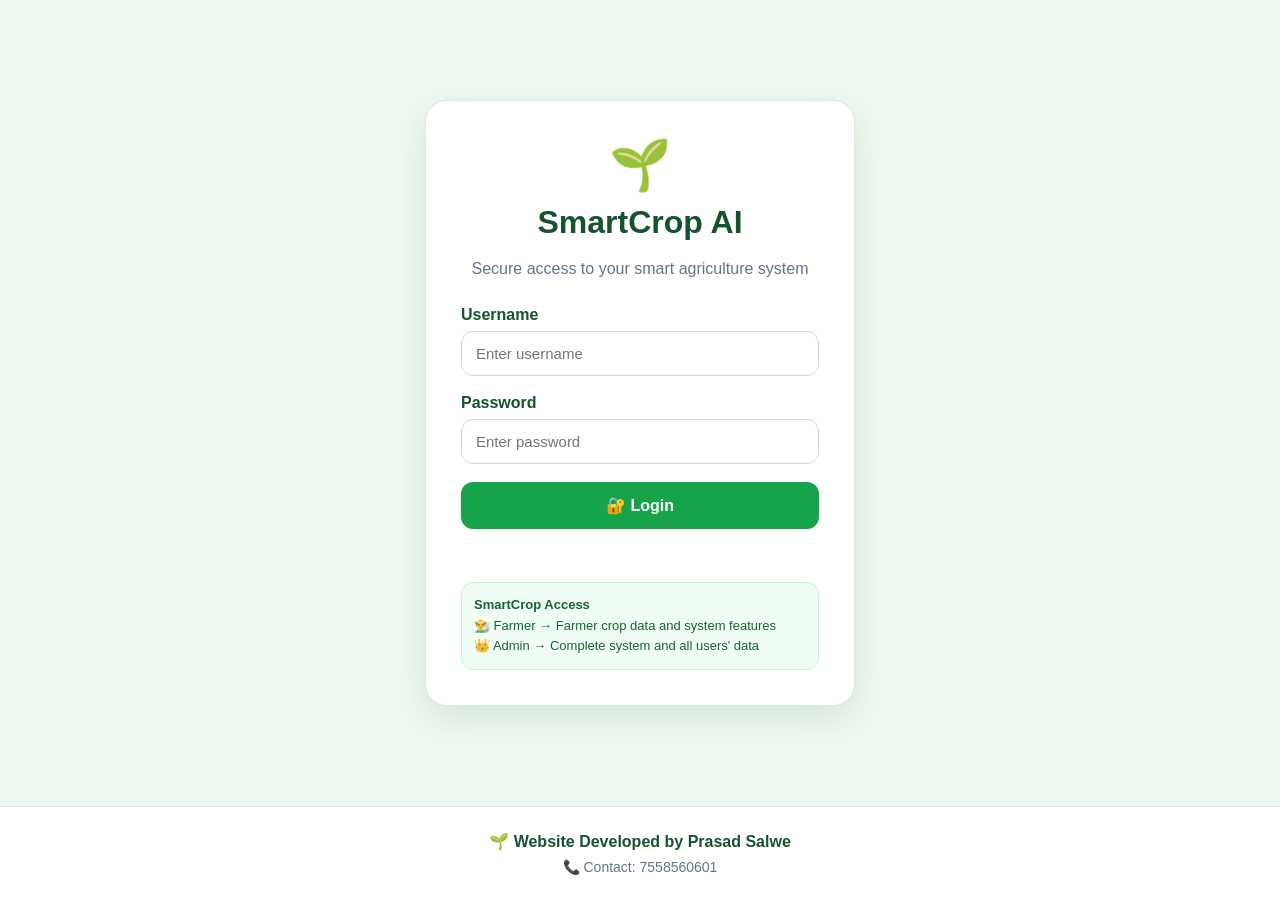
<file: login.html>
<!DOCTYPE html>
<html>

<head>

    <title>Login - SmartCrop AI</title>

    <link rel="stylesheet" href="style.css">

    <style>

        body {
            min-height: 100vh;
            display: flex;
            flex-direction: column;
        }

        .login-wrapper {
            flex: 1;
            display: flex;
            align-items: center;
            justify-content: center;
            padding: 40px 20px;
        }

        .login-box {
            width: 100%;
            max-width: 430px;
            background: white;
            border: 1px solid #dce9df;
            border-radius: 22px;
            padding: 35px;
            box-shadow: 0 12px 35px rgba(0, 80, 30, 0.10);
        }

        .login-header {
            text-align: center;
            margin-bottom: 25px;
        }

        .login-logo {
            font-size: 50px;
        }

        .login-header h1 {
            color: #14532d;
            margin: 10px 0;
        }

        .login-header p {
            color: #64748b;
            line-height: 1.5;
        }

        .input-group {
            margin-bottom: 18px;
        }

        .input-group label {
            display: block;
            margin-bottom: 7px;
            color: #14532d;
            font-weight: bold;
        }

        .input-group input {
            width: 100%;
            padding: 13px 14px;
            border: 1px solid #cbd5e1;
            border-radius: 12px;
            font-size: 15px;
            box-sizing: border-box;
            outline: none;
        }

        .input-group input:focus {
            border-color: #16a34a;
        }

        .login-button {
            width: 100%;
            border: none;
            padding: 14px;
            border-radius: 12px;
            background: #16a34a;
            color: white;
            font-size: 16px;
            font-weight: bold;
            cursor: pointer;
        }

        .login-button:hover {
            background: #15803d;
        }

        .login-button:disabled {
            background: #86efac;
            cursor: not-allowed;
        }

        .demo-note {
            margin-top: 18px;
            padding: 12px;
            border-radius: 12px;
            background: #f0fdf4;
            border: 1px solid #bbf7d0;
            color: #166534;
            font-size: 13px;
            line-height: 1.6;
        }

        #loginMessage {
            margin-top: 15px;
            text-align: center;
            font-weight: bold;
            min-height: 20px;
        }

        footer {
            padding: 25px 20px;
            text-align: center;
            background: white;
            border-top: 1px solid #dce9df;
        }

        @media (max-width: 500px) {

            .login-box {
                padding: 25px 20px;
            }

        }

    </style>

</head>


<body>


    <div class="login-wrapper">

        <div class="login-box">


            <div class="login-header">

                <div class="login-logo">
                    🌱
                </div>

                <h1>
                    SmartCrop AI
                </h1>

                <p>
                    Secure access to your smart agriculture system
                </p>

            </div>


            <form id="loginForm">


                <div class="input-group">

                    <label for="username">
                        Username
                    </label>

                    <input
                        type="text"
                        id="username"
                        placeholder="Enter username"
                        autocomplete="username"
                        required
                    >

                </div>


                <div class="input-group">

                    <label for="password">
                        Password
                    </label>

                    <input
                        type="password"
                        id="password"
                        placeholder="Enter password"
                        autocomplete="current-password"
                        required
                    >

                </div>


                <button
                    type="submit"
                    class="login-button"
                    id="loginButton"
                >
                    🔐 Login
                </button>


            </form>


            <div id="loginMessage"></div>


            <div class="demo-note">

                <b>SmartCrop Access</b><br>

                👨‍🌾 Farmer → Farmer crop data and system features<br>

                👑 Admin → Complete system and all users' data

            </div>


        </div>

    </div>


    <footer>

        <p style="
            margin: 0;
            color: #14532d;
            font-weight: bold;
        ">
            🌱 Website Developed by Prasad Salwe
        </p>

        <p style="
            margin: 8px 0 0;
            color: #64748b;
            font-size: 14px;
        ">
            📞 Contact: 7558560601
        </p>

    </footer>


    <script>


        const loginForm =
            document.getElementById("loginForm");


        const loginMessage =
            document.getElementById("loginMessage");


        const loginButton =
            document.getElementById("loginButton");


        loginForm.addEventListener(
            "submit",
            async function(event) {

                event.preventDefault();


                const username =
                    document.getElementById(
                        "username"
                    ).value.trim();


                const password =
                    document.getElementById(
                        "password"
                    ).value;


                if (!username || !password) {

                    loginMessage.style.color =
                        "#dc2626";

                    loginMessage.innerText =
                        "⚠️ Please enter username and password.";

                    return;
                }


                loginButton.disabled = true;

                loginButton.innerText =
                    "🔄 Checking...";


                loginMessage.style.color =
                    "#64748b";

                loginMessage.innerText =
                    "Connecting to SmartCrop AI...";


                try {


                    const response =
                        await fetch(
                            "http://127.0.0.1:5000/api/login",
                            {
                                method: "POST",

                                headers: {
                                    "Content-Type":
                                        "application/json"
                                },

                                body: JSON.stringify({

                                    username:
                                        username,

                                    password:
                                        password

                                })
                            }
                        );


                    const data =
                        await response.json();


                    console.log(
                        "SmartCrop Login Response:",
                        data
                    );


                    if (
                        !response.ok ||
                        data.status !== "success"
                    ) {


                        loginMessage.style.color =
                            "#dc2626";


                        loginMessage.innerText =
                            "❌ " +
                            (
                                data.message ||
                                "Invalid username or password."
                            );


                        loginButton.disabled =
                            false;


                        loginButton.innerText =
                            "🔐 Login";


                        return;

                    }


                    /*
                     * LOGIN SUCCESS
                     *
                     * Save complete user object
                     */

                    localStorage.setItem(
                        "smartcrop_user",
                        JSON.stringify(data.user)
                    );


                    /*
                     * Save role separately
                     */

                    localStorage.setItem(
                        "smartcrop_role",
                        data.user.role
                    );


                    /*
                     * Save username
                     */

                    localStorage.setItem(
                        "smartcrop_username",
                        data.user.username
                    );


                    /*
                     * Save user ID
                     */

                    localStorage.setItem(
                        "smartcrop_user_id",
                        data.user.id
                    );


                    loginMessage.style.color =
                        "#15803d";


                    loginMessage.innerText =
                        "✅ Login successful!";


                    loginButton.innerText =
                        "✅ Logged In";


                    /*
                     * Redirect to homepage
                     */

                    setTimeout(function() {

                        window.location.href =
                            "index.html";

                    }, 700);


                }

                catch (error) {


                    console.error(
                        "SmartCrop Login Error:",
                        error
                    );


                    loginMessage.style.color =
                        "#dc2626";


                    loginMessage.innerText =
                        "⚠️ Cannot connect to SmartCrop backend.";


                    loginButton.disabled =
                        false;


                    loginButton.innerText =
                        "🔐 Login";

                }

            }
        );


    </script>


</body>

</html>
</file>
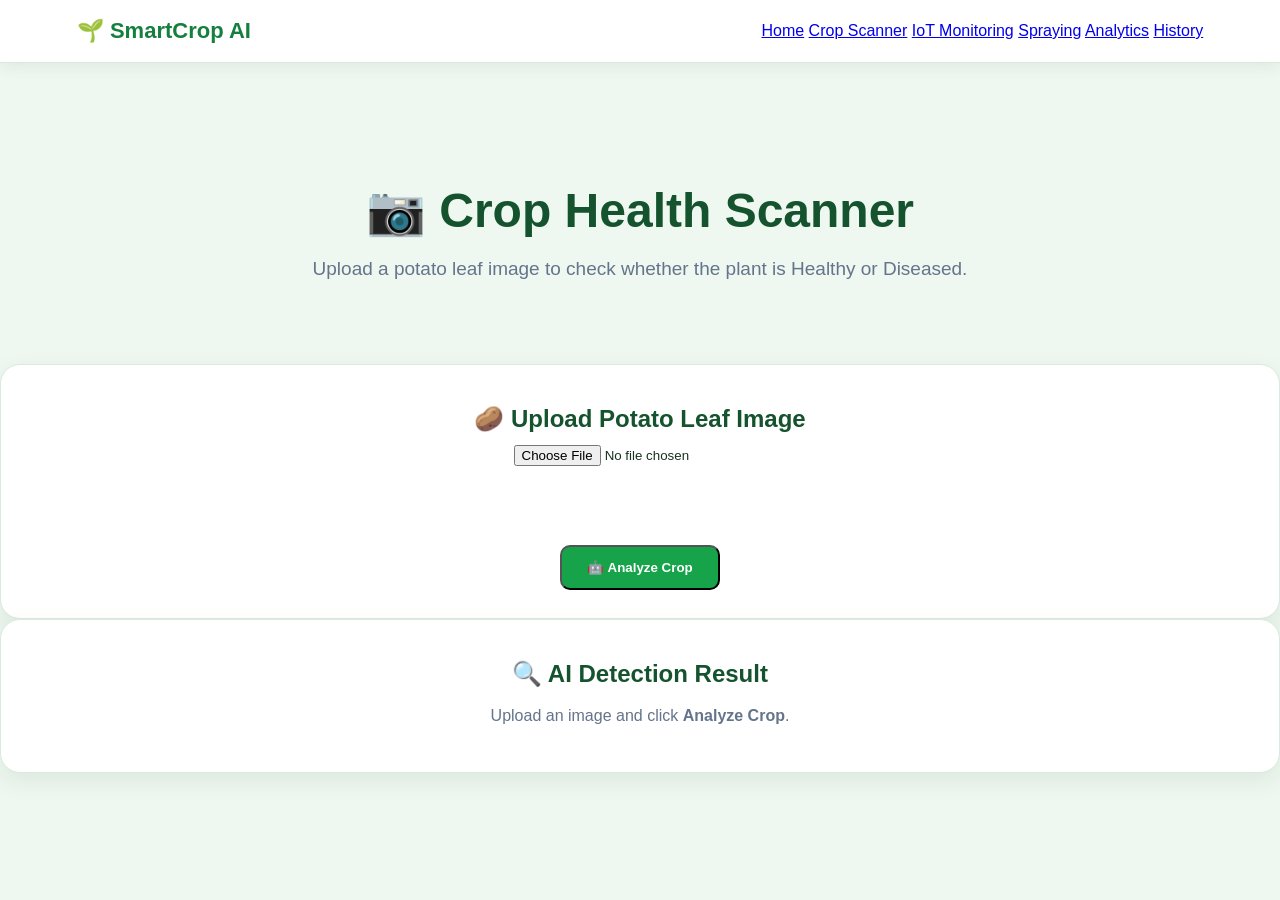
<file: scanner.html>
<!DOCTYPE html>
<html>

<head>
    <title>Crop Scanner - SmartCrop AI</title>
    <link rel="stylesheet" href="style.css">
</head>

<body>

    <nav>

        <div class="logo">
            🌱 SmartCrop AI
        </div>

        <div class="nav-links">

            <a href="index.html">Home</a>
            <a href="scanner.html">Crop Scanner</a>
            <a href="iot.html">IoT Monitoring</a>
            <a href="spraying.html">Spraying</a>
            <a href="analytics.html">Analytics</a>
            <a href="history.html">History</a>

        </div>

    </nav>


    <section class="hero">

        <h1>📷 Crop Health Scanner</h1>

        <p>
            Upload a potato leaf image to check
            whether the plant is Healthy or Diseased.
        </p>

    </section>


    <section class="card scanner-box">

        <h2>🥔 Upload Potato Leaf Image</h2>

        <input
            type="file"
            id="cropImage"
            accept="image/*"
        >

        <br><br>

        <img
            id="preview"
            style="max-width:300px; display:none; border-radius:15px;"
        >

        <br><br>

        <button
            type="button"
            class="button"
            id="analyzeButton"
        >
            🤖 Analyze Crop
        </button>

    </section>


    <section class="card scanner-box">

        <h2>🔍 AI Detection Result</h2>

        <div id="result">

            <p>
                Upload an image and click
                <b>Analyze Crop</b>.
            </p>

        </div>

    </section>


    <script>

        const cropImage = document.getElementById("cropImage");
        const preview = document.getElementById("preview");
        const analyzeButton = document.getElementById("analyzeButton");
        const result = document.getElementById("result");


        // Show selected image
        cropImage.addEventListener("change", function () {

            const file = this.files[0];

            if (!file) {
                return;
            }

            preview.src = URL.createObjectURL(file);
            preview.style.display = "block";

        });


        // Real AI prediction
        analyzeButton.addEventListener("click", async function (event) {

            event.preventDefault();


            const image = cropImage.files[0];


            if (!image) {

                alert("⚠️ Please upload a potato leaf image first.");
                return;

            }


            result.innerHTML = `
                <p>🤖 AI analyzing crop...</p>
            `;


            const formData = new FormData();

            formData.append("image", image);


            try {

                const response = await fetch(
                    "http://127.0.0.1:5000/api/predict",
                    {
                        method: "POST",
                        body: formData
                    }
                );


                const data = await response.json();


                if (!response.ok || data.status !== "success") {

                    throw new Error(
                        data.message || "AI prediction failed"
                    );

                }


                if (data.result === "Healthy") {

                    result.innerHTML = `

                        <h2>🟢 Healthy</h2>

                        <p>
                            <b>Plant ID:</b>
                            ${data.plant_id}
                        </p>

                        <p>
                            <b>AI Confidence:</b>
                            ${data.confidence}%
                        </p>

                        <p>
                            No visible crop health problem detected.
                        </p>

                        <p>
                            <b>Spraying:</b>
                            ❌ Not Required
                        </p>

                    `;

                } else {

                    result.innerHTML = `

                        <h2>🔴 Diseased / Defected</h2>

                        <p>
                            <b>Plant ID:</b>
                            ${data.plant_id}
                        </p>

                        <p>
                            <b>AI Confidence:</b>
                            ${data.confidence}%
                        </p>

                        <p>
                            Possible crop health problem detected.
                        </p>

                        <p>
                            <b>Spraying:</b>
                            ✅ Required
                        </p>

                    `;

                }


            } catch (error) {

                console.error(error);

                result.innerHTML = `

                    <p style="color:red;">
                        ⚠️ AI prediction failed.
                    </p>

                    <p style="color:#64748b;">
                        ${error.message}
                    </p>

                `;

            }

        });

    </script>

</body>

</html>
</file>
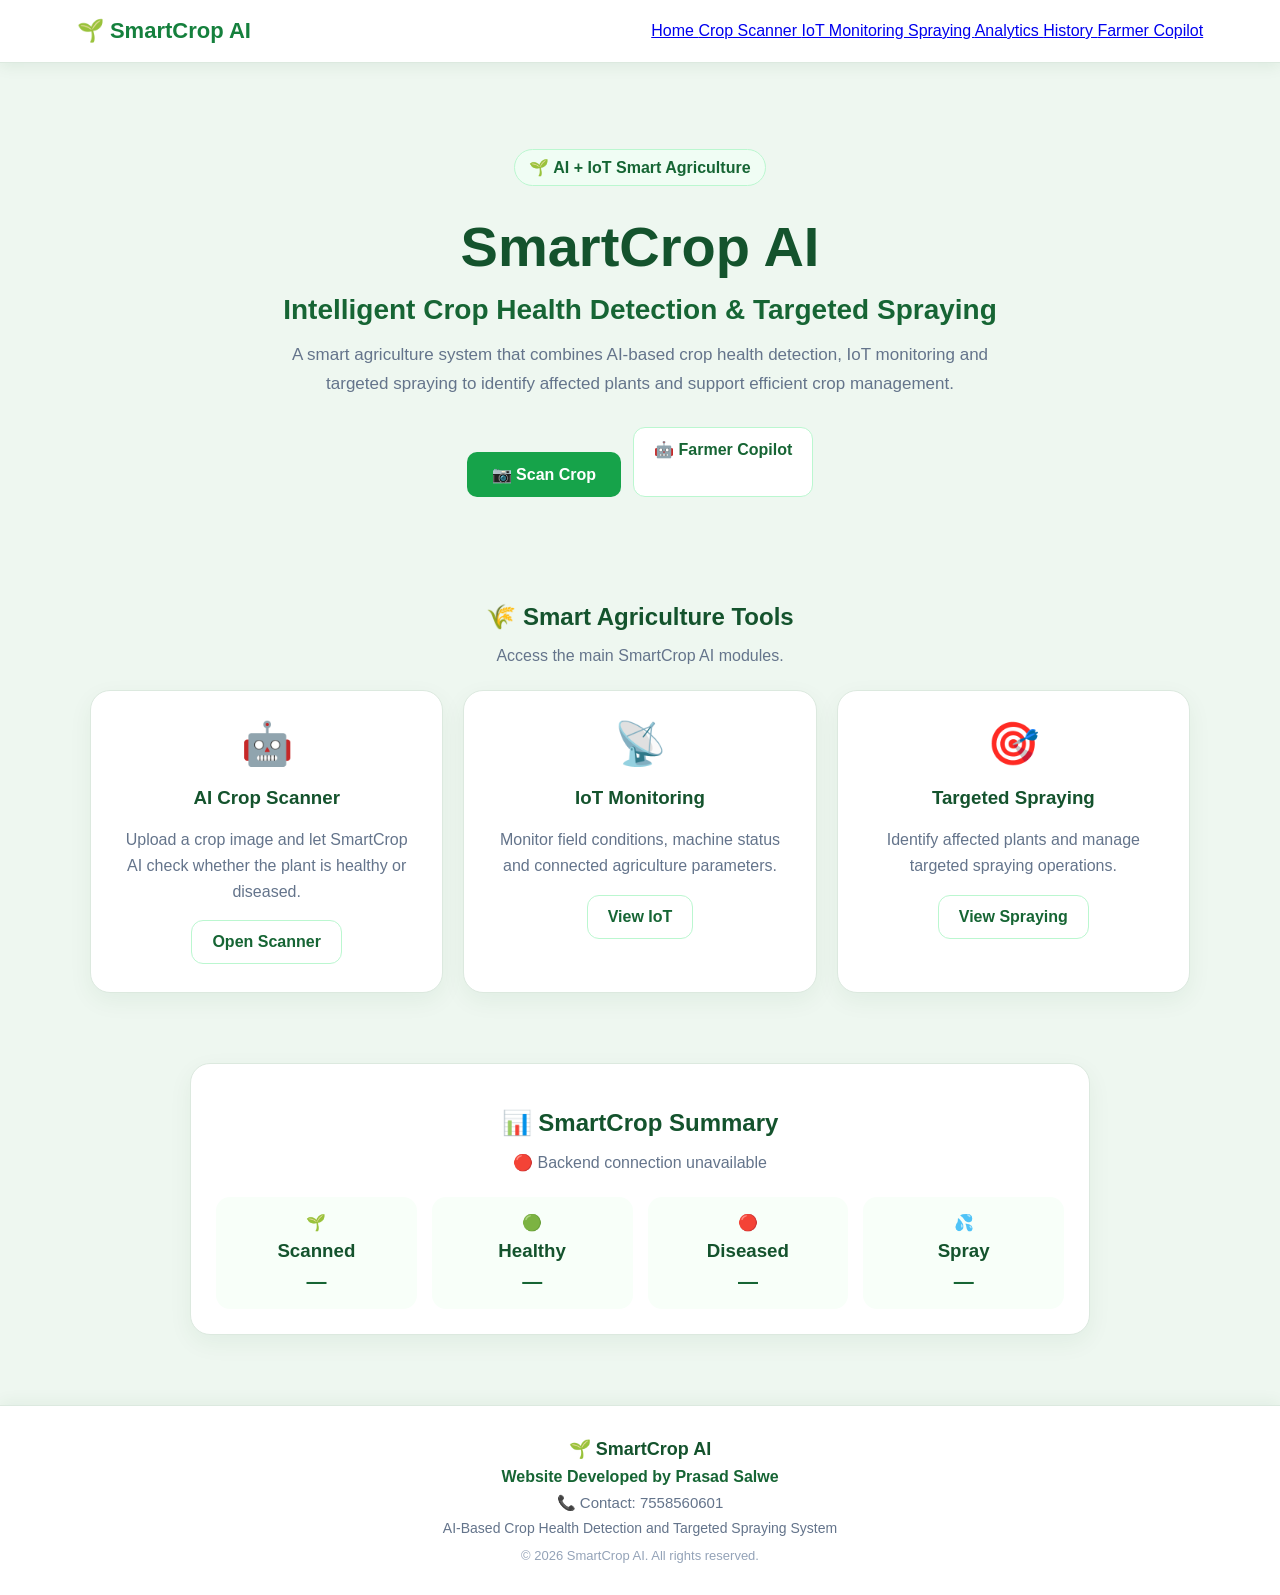
<file: SmartCrop AI └── admin-users.html>
<!DOCTYPE html>
<html lang="en">

<head>
    <meta charset="UTF-8">
    <meta name="viewport" content="width=device-width, initial-scale=1.0">

    <title>SmartCrop AI - User Management</title>

    <link rel="stylesheet" href="style.css">

    <style>
        .user-page {
            max-width: 1100px;
            margin: 40px auto;
            padding: 20px;
        }

        .user-header {
            display: flex;
            justify-content: space-between;
            align-items: center;
            margin-bottom: 25px;
            gap: 15px;
            flex-wrap: wrap;
        }

        .user-header h1 {
            margin: 0;
        }

        .back-btn {
            text-decoration: none;
        }

        .user-grid {
            display: grid;
            grid-template-columns: 380px 1fr;
            gap: 25px;
        }

        .user-card {
            background: rgba(255, 255, 255, 0.08);
            border-radius: 18px;
            padding: 25px;
            box-shadow: 0 10px 30px rgba(0, 0, 0, 0.15);
        }

        .user-card h2 {
            margin-top: 0;
            margin-bottom: 20px;
        }

        .form-group {
            margin-bottom: 16px;
        }

        .form-group label {
            display: block;
            margin-bottom: 7px;
            font-weight: 600;
        }

        .form-group input,
        .form-group select {
            width: 100%;
            box-sizing: border-box;
            padding: 12px 14px;
            border-radius: 10px;
            border: 1px solid #ccc;
            font-size: 15px;
        }

        .create-btn {
            width: 100%;
            padding: 13px;
            border: none;
            border-radius: 10px;
            font-size: 16px;
            font-weight: 700;
            cursor: pointer;
            background: #168a45;
            color: white;
        }

        .create-btn:hover {
            opacity: 0.9;
        }

        .message {
            margin-top: 15px;
            padding: 12px;
            border-radius: 10px;
            display: none;
        }

        .success {
            background: #dff6e7;
            color: #146c36;
        }

        .error {
            background: #ffe0e0;
            color: #a00000;
        }

        .users-table-wrapper {
            overflow-x: auto;
        }

        .users-table {
            width: 100%;
            border-collapse: collapse;
        }

        .users-table th,
        .users-table td {
            padding: 13px 10px;
            border-bottom: 1px solid rgba(128, 128, 128, 0.25);
            text-align: left;
        }

        .users-table th {
            font-weight: 700;
        }

        .role-badge {
            display: inline-block;
            padding: 5px 10px;
            border-radius: 20px;
            font-size: 12px;
            font-weight: 700;
        }

        .admin-role {
            background: #fff0c2;
            color: #805900;
        }

        .user-role {
            background: #dcecff;
            color: #15579a;
        }

        .empty-users {
            text-align: center;
            padding: 25px;
            opacity: 0.7;
        }

        @media (max-width: 800px) {

            .user-grid {
                grid-template-columns: 1fr;
            }

            .user-page {
                margin: 20px auto;
            }
        }
    </style>
</head>


<body>

    <div class="user-page">

        <!-- HEADER -->

        <div class="user-header">

            <div>
                <h1>👥 User Management</h1>
                <p>Admin can create and view SmartCrop users.</p>
            </div>

            <a href="index.html" class="back-btn">
                ← Back to Dashboard
            </a>

        </div>


        <!-- MAIN GRID -->

        <div class="user-grid">


            <!-- CREATE USER -->

            <div class="user-card">

                <h2>➕ Create New User</h2>

                <form id="createUserForm">

                    <div class="form-group">

                        <label for="name">
                            Full Name
                        </label>

                        <input
                            type="text"
                            id="name"
                            placeholder="Enter full name"
                            required
                        >

                    </div>


                    <div class="form-group">

                        <label for="username">
                            Username
                        </label>

                        <input
                            type="text"
                            id="username"
                            placeholder="Enter username"
                            required
                        >

                    </div>


                    <div class="form-group">

                        <label for="password">
                            Password
                        </label>

                        <input
                            type="password"
                            id="password"
                            placeholder="Enter password"
                            required
                        >

                    </div>


                    <div class="form-group">

                        <label for="role">
                            User Role
                        </label>

                        <select id="role">

                            <option value="user">
                                👤 Farmer / User
                            </option>

                            <option value="admin">
                                👑 Admin
                            </option>

                        </select>

                    </div>


                    <button
                        type="submit"
                        class="create-btn"
                    >
                        ➕ Create User
                    </button>

                </form>


                <div
                    id="message"
                    class="message"
                ></div>

            </div>



            <!-- USER LIST -->

            <div class="user-card">

                <h2>📋 Registered Users</h2>

                <div class="users-table-wrapper">

                    <table class="users-table">

                        <thead>

                            <tr>

                                <th>ID</th>

                                <th>Name</th>

                                <th>Username</th>

                                <th>Role</th>

                            </tr>

                        </thead>

                        <tbody id="usersTableBody">

                            <tr>

                                <td
                                    colspan="4"
                                    class="empty-users"
                                >
                                    Loading users...
                                </td>

                            </tr>

                        </tbody>

                    </table>

                </div>

            </div>

        </div>

    </div>



<script>

    const BACKEND_URL =
        "http://127.0.0.1:5000";


    // =====================================================
    // LOGIN CHECK
    // =====================================================

    const storedUser =
        localStorage.getItem("smartcrop_user");

    const storedRole =
        localStorage.getItem("smartcrop_role");

    const storedUsername =
        localStorage.getItem("smartcrop_username");


    // User must be logged in

    if (!storedUser) {

        window.location.href =
            "login.html";

    }


    // Only Admin can open this page

    if (storedRole !== "admin") {

        alert(
            "Admin access required."
        );

        window.location.href =
            "index.html";

    }



    // =====================================================
    // MESSAGE
    // =====================================================

    function showMessage(
        text,
        type
    ) {

        const message =
            document.getElementById(
                "message"
            );

        message.textContent =
            text;

        message.className =
            "message " + type;

        message.style.display =
            "block";

    }



    // =====================================================
    // LOAD USERS
    // =====================================================

    async function loadUsers() {

        const tableBody =
            document.getElementById(
                "usersTableBody"
            );

        try {

            const response =
                await fetch(
                    BACKEND_URL +
                    "/api/users?admin_username=" +
                    encodeURIComponent(
                        storedUsername
                    )
                );


            const data =
                await response.json();


            if (
                !response.ok ||
                data.status !== "success"
            ) {

                throw new Error(
                    data.message ||
                    "Unable to load users."
                );

            }


            tableBody.innerHTML = "";


            if (
                !data.users ||
                data.users.length === 0
            ) {

                tableBody.innerHTML = `
                    <tr>
                        <td
                            colspan="4"
                            class="empty-users"
                        >
                            No users found.
                        </td>
                    </tr>
                `;

                return;

            }


            data.users.forEach(
                user => {

                    const row =
                        document.createElement(
                            "tr"
                        );


                    const roleClass =
                        user.role === "admin"
                            ? "admin-role"
                            : "user-role";


                    const roleText =
                        user.role === "admin"
                            ? "👑 Admin"
                            : "👤 Farmer / User";


                    row.innerHTML = `

                        <td>
                            ${user.id}
                        </td>

                        <td>
                            ${user.name}
                        </td>

                        <td>
                            ${user.username}
                        </td>

                        <td>
                            <span
                                class="role-badge ${roleClass}"
                            >
                                ${roleText}
                            </span>
                        </td>

                    `;


                    tableBody.appendChild(
                        row
                    );

                }
            );

        }

        catch (error) {

            console.error(
                "Load users error:",
                error
            );

            tableBody.innerHTML = `
                <tr>
                    <td
                        colspan="4"
                        class="empty-users"
                    >
                        Unable to load users.
                    </td>
                </tr>
            `;

        }

    }



    // =====================================================
    // CREATE USER
    // =====================================================

    document
        .getElementById("createUserForm")
        .addEventListener(
            "submit",
            async function(event) {

                event.preventDefault();


                const name =
                    document
                        .getElementById("name")
                        .value
                        .trim();


                const username =
                    document
                        .getElementById("username")
                        .value
                        .trim();


                const password =
                    document
                        .getElementById("password")
                        .value;


                const role =
                    document
                        .getElementById("role")
                        .value;


                if (
                    !name ||
                    !username ||
                    !password
                ) {

                    showMessage(
                        "Please fill all fields.",
                        "error"
                    );

                    return;

                }


                const button =
                    document.querySelector(
                        ".create-btn"
                    );


                button.disabled =
                    true;

                button.textContent =
                    "Creating...";


                try {

                    const response =
                        await fetch(
                            BACKEND_URL +
                            "/api/users/create",
                            {

                                method: "POST",

                                headers: {
                                    "Content-Type":
                                        "application/json"
                                },

                                body:
                                    JSON.stringify({

                                        admin_username:
                                            storedUsername,

                                        name:
                                            name,

                                        username:
                                            username,

                                        password:
                                            password,

                                        role:
                                            role

                                    })

                            }
                        );


                    const data =
                        await response.json();


                    if (
                        !response.ok ||
                        data.status !== "success"
                    ) {

                        throw new Error(
                            data.message ||
                            "Unable to create user."
                        );

                    }


                    showMessage(
                        "✅ " +
                        data.message,
                        "success"
                    );


                    // Clear form

                    document
                        .getElementById(
                            "createUserForm"
                        )
                        .reset();


                    // Reload users

                    loadUsers();

                }

                catch (error) {

                    console.error(
                        "Create user error:",
                        error
                    );

                    showMessage(
                        "❌ " +
                        error.message,
                        "error"
                    );

                }

                finally {

                    button.disabled =
                        false;

                    button.textContent =
                        "➕ Create User";

                }

            }
        );



    // =====================================================
    // INITIAL LOAD
    // =====================================================

    loadUsers();

</script>

</body>

</html>
</file>
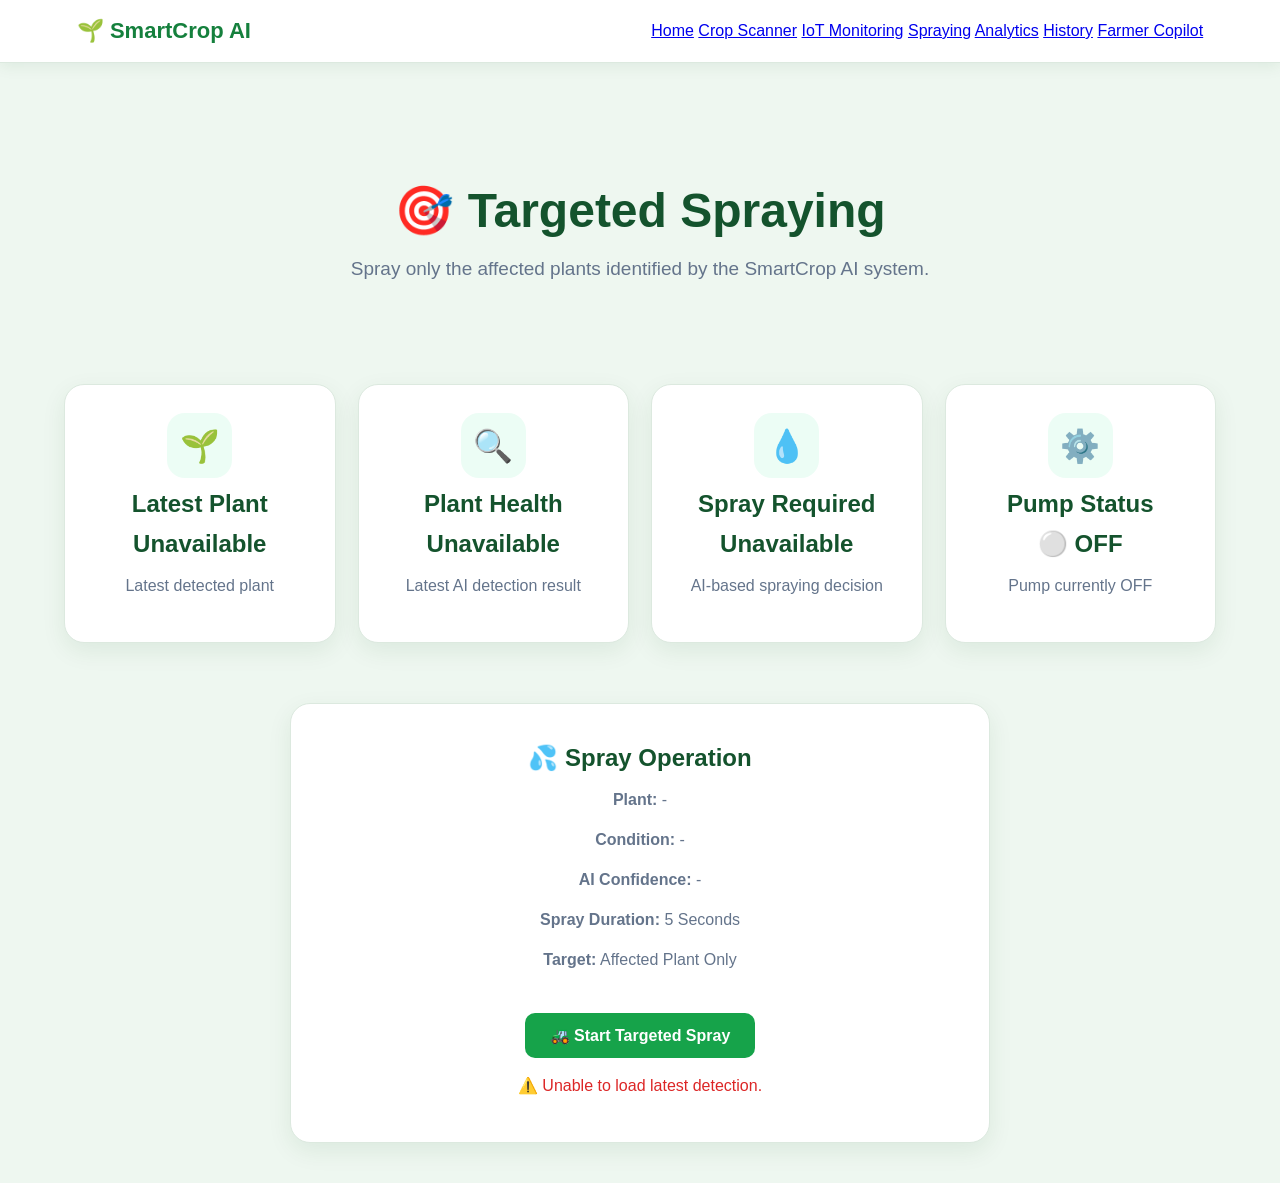
<file: spraying.html>
<!DOCTYPE html>
<html>

<head>
    <title>Targeted Spraying - SmartCrop AI</title>
    <link rel="stylesheet" href="style.css">

    <style>

        .spray-section {
            width: 90%;
            max-width: 1100px;
            margin: 40px auto 80px;
        }

        .status-box {
            max-width: 700px;
            margin: 40px auto;
        }

        .loading {
            color: #64748b;
        }

        .error {
            color: #dc2626;
        }

        .spray-button {
            border: none;
            cursor: pointer;
            font-size: 16px;
        }

    </style>

</head>

<body>

    <nav>

        <div class="logo">
            🌱 SmartCrop AI
        </div>

        <div class="nav-links">

            <a href="index.html">Home</a>
            <a href="scanner.html">Crop Scanner</a>
            <a href="iot.html">IoT Monitoring</a>
            <a href="spraying.html">Spraying</a>
            <a href="analytics.html">Analytics</a>
            <a href="history.html">History</a>
            <a href="farmer-copilot.html">Farmer Copilot</a>

        </div>

    </nav>


    <section class="hero">

        <h1>🎯 Targeted Spraying</h1>

        <p>
            Spray only the affected plants identified
            by the SmartCrop AI system.
        </p>

    </section>


    <section class="dashboard">

        <div class="card">

            <div class="icon">🌱</div>

            <h2>Latest Plant</h2>

            <h2 id="plantId">Loading...</h2>

            <p>Latest detected plant</p>

        </div>


        <div class="card">

            <div class="icon" id="healthIcon">🔍</div>

            <h2>Plant Health</h2>

            <h2 id="plantHealth">Loading...</h2>

            <p>Latest AI detection result</p>

        </div>


        <div class="card">

            <div class="icon">💧</div>

            <h2>Spray Required</h2>

            <h2 id="sprayRequired">Loading...</h2>

            <p>AI-based spraying decision</p>

        </div>


        <div class="card">

            <div class="icon">⚙️</div>

            <h2>Pump Status</h2>

            <h2 id="pumpStatus">⚪ OFF</h2>

            <p id="pumpText">Pump currently OFF</p>

        </div>

    </section>


    <section class="card status-box">

        <h2>💦 Spray Operation</h2>

        <p>
            <b>Plant:</b>
            <span id="detailPlant">Loading...</span>
        </p>

        <p>
            <b>Condition:</b>
            <span id="detailCondition">Loading...</span>
        </p>

        <p>
            <b>AI Confidence:</b>
            <span id="detailConfidence">Loading...</span>
        </p>

        <p>
            <b>Spray Duration:</b>
            5 Seconds
        </p>

        <p>
            <b>Target:</b>
            Affected Plant Only
        </p>


        <button
            type="button"
            class="button spray-button"
            id="sprayButton"
        >
            🚜 Start Targeted Spray
        </button>


        <p id="sprayStatus">
            Pump currently OFF
        </p>

    </section>


    <script>

        const plantId = document.getElementById("plantId");
        const plantHealth = document.getElementById("plantHealth");
        const sprayRequired = document.getElementById("sprayRequired");

        const pumpStatus = document.getElementById("pumpStatus");
        const pumpText = document.getElementById("pumpText");

        const detailPlant = document.getElementById("detailPlant");
        const detailCondition = document.getElementById("detailCondition");
        const detailConfidence = document.getElementById("detailConfidence");

        const healthIcon = document.getElementById("healthIcon");

        const sprayButton = document.getElementById("sprayButton");
        const sprayStatus = document.getElementById("sprayStatus");


        let latestDetection = null;


        async function loadLatestDetection() {

            try {

                const response = await fetch(
                    "http://127.0.0.1:5000/api/detections"
                );


                const data = await response.json();


                if (!response.ok || data.length === 0) {

                    throw new Error(
                        "No detection records found."
                    );

                }


                latestDetection = data[0];


                plantId.innerText =
                    latestDetection.plant_id;

                plantHealth.innerText =
                    latestDetection.result;

                sprayRequired.innerText =
                    latestDetection.spray_required === "Yes"
                        ? "YES"
                        : "NO";


                detailPlant.innerText =
                    latestDetection.plant_id;

                detailCondition.innerText =
                    latestDetection.result;

                detailConfidence.innerText =
                    latestDetection.confidence + "%";


                if (
                    latestDetection.result === "Healthy"
                ) {

                    healthIcon.innerText = "🟢";

                    sprayButton.disabled = true;

                    sprayButton.style.opacity = "0.5";

                    sprayStatus.innerText =
                        "❌ Spraying not required for healthy plant.";

                } else {

                    healthIcon.innerText = "🔴";

                    sprayButton.disabled = false;

                    sprayButton.style.opacity = "1";

                    sprayStatus.innerText =
                        "Pump currently OFF";

                }


            } catch (error) {

                console.error(error);

                plantId.innerText = "Unavailable";
                plantHealth.innerText = "Unavailable";
                sprayRequired.innerText = "Unavailable";

                detailPlant.innerText = "-";
                detailCondition.innerText = "-";
                detailConfidence.innerText = "-";

                sprayStatus.innerHTML =
                    `<span class="error">
                        ⚠️ Unable to load latest detection.
                    </span>`;

            }

        }


        function startSpray() {

            if (!latestDetection) {
                return;
            }


            if (
                latestDetection.spray_required !== "Yes"
            ) {

                sprayStatus.innerText =
                    "❌ Spraying is not required.";

                return;

            }


            pumpStatus.innerText = "🟢 ON";

            pumpText.innerText =
                "Targeted spraying in progress";

            sprayStatus.innerText =
                "🟢 Pump ON — Targeted spraying in progress...";


            sprayButton.disabled = true;


            setTimeout(function() {

                pumpStatus.innerText = "⚪ OFF";

                pumpText.innerText =
                    "Pump currently OFF";

                sprayStatus.innerText =
                    "✅ Spraying completed — Pump OFF";

                sprayButton.disabled = false;

            }, 5000);

        }


        sprayButton.addEventListener(
            "click",
            startSpray
        );


        loadLatestDetection();

    </script>

</body>

</html>
</file>
<file: style.css>
* {
    box-sizing: border-box;
}

body {
    margin: 0;
    font-family: Arial, sans-serif;
    background: #eef7f0;
    color: #17321f;
}

/* NAVBAR */

nav {
    background: white;
    padding: 18px 6%;
    display: flex;
    justify-content: space-between;
    align-items: center;
    border-bottom: 1px solid #dce9df;
    box-shadow: 0 3px 15px rgba(0, 80, 30, 0.08);
}

.logo {
    color: #15803d;
    font-size: 22px;
    font-weight: bold;
}

/* HERO */

.hero {
    text-align: center;
    padding: 80px 20px;
}

.hero h1 {
    font-size: 48px;
    margin-bottom: 15px;
    color: #14532d;
}

.hero p {
    font-size: 19px;
    color: #64748b;
    max-width: 700px;
    margin: auto;
    line-height: 1.6;
}

/* BUTTON */

.button {
    display: inline-block;
    margin-top: 25px;
    padding: 13px 25px;
    background: #16a34a;
    color: white;
    text-decoration: none;
    border-radius: 10px;
    font-weight: bold;
}

.button:hover {
    background: #15803d;
}

/* MOBILE */

@media (max-width: 700px) {

    nav {
        flex-direction: column;
        gap: 12px;
    }

    .hero h1 {
        font-size: 34px;
    }

}
/* DASHBOARD */

.dashboard {
    width: 90%;
    max-width: 1200px;
    margin: 20px auto 60px;
    display: grid;
    grid-template-columns: repeat(4, 1fr);
    gap: 22px;
}


/* CARDS */

.card {
    background: white;
    padding: 28px 20px;
    border-radius: 20px;
    text-align: center;
    border: 1px solid #dce9df;
    box-shadow: 0 8px 25px rgba(0, 80, 30, 0.08);
    transition: 0.3s;
}

.card:hover {
    transform: translateY(-7px);
    box-shadow: 0 15px 30px rgba(0, 100, 40, 0.15);
}

.card h2 {
    color: #14532d;
    margin: 12px 0;
}

.card p {
    color: #64748b;
    line-height: 1.5;
}


/* ICON */

.icon {
    width: 65px;
    height: 65px;
    margin: auto;
    display: flex;
    align-items: center;
    justify-content: center;
    background: #ecfdf5;
    border-radius: 18px;
    font-size: 32px;
}


/* MOBILE */

@media (max-width: 900px) {

    .dashboard {
        grid-template-columns: repeat(2, 1fr);
    }

}

@media (max-width: 600px) {

    .dashboard {
        grid-template-columns: 1fr;
    }

}
/* PROJECT OVERVIEW */

.overview {
    width: 90%;
    max-width: 1200px;
    margin: 80px auto;
}

.overview-heading {
    max-width: 700px;
    margin-bottom: 40px;
}

.overview-heading span {
    color: #16a34a;
    font-size: 13px;
    font-weight: bold;
    letter-spacing: 2px;
}

.overview-heading h2 {
    font-size: 34px;
    color: #14532d;
    margin: 12px 0;
}

.overview-heading p {
    color: #64748b;
    line-height: 1.7;
    font-size: 16px;
}

.overview-cards {
    display: grid;
    grid-template-columns: repeat(3, 1fr);
    gap: 25px;
}

.overview-card {
    background: white;
    padding: 32px;
    border-radius: 18px;
    border: 1px solid #dce9df;
    transition: 0.3s;
}

.overview-card:hover {
    transform: translateY(-5px);
    box-shadow: 0 15px 35px rgba(0, 80, 30, 0.10);
}

.overview-icon {
    font-size: 30px;
    margin-bottom: 18px;
}

.overview-card h3 {
    color: #14532d;
    font-size: 21px;
    margin-bottom: 10px;
}

.overview-card p {
    color: #64748b;
    line-height: 1.6;
    margin: 0;
}


/* MOBILE */

@media (max-width: 800px) {

    .overview-cards {
        grid-template-columns: 1fr;
    }

    .overview-heading h2 {
        font-size: 28px;
    }

}
</file>
